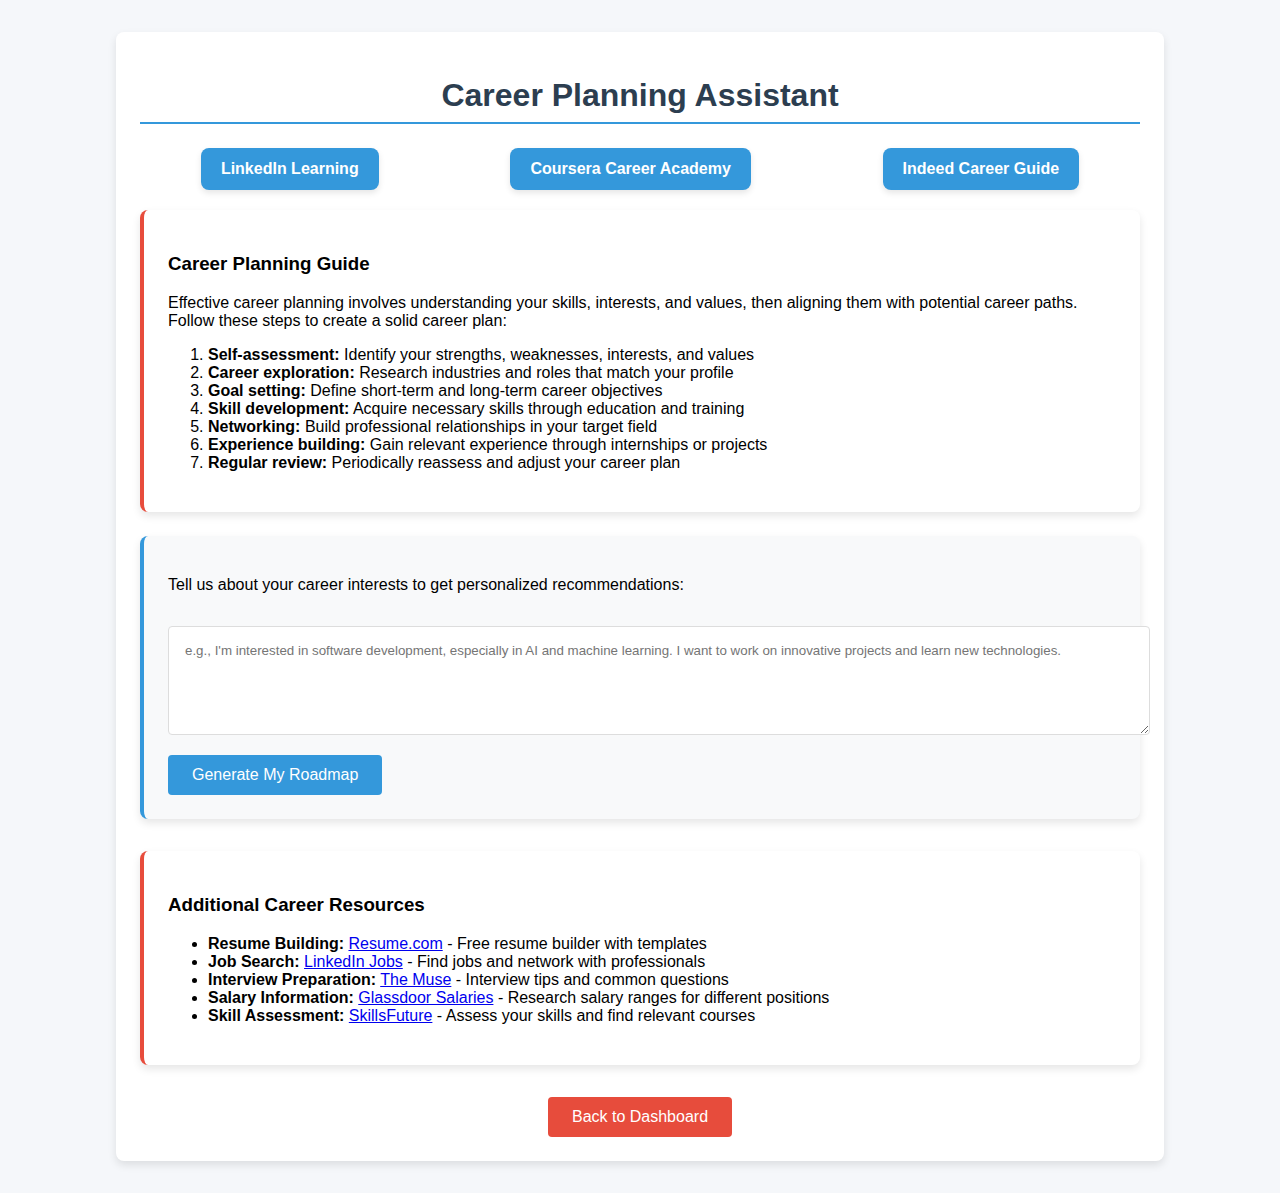
<file: explore_more/careerPlanning.html>
<!DOCTYPE html>
<html lang="en">
<head>
    <meta charset="UTF-8">
    <meta name="viewport" content="width=device-width, initial-scale=1.0">
    <title>Career Planning</title>
    <link rel="stylesheet" href="exploreStyles.css">
</head>
<body>
    <div class="explore-container">
        <h1>Career Planning Assistant</h1>
        
        <div class="section-nav">
            <a href="https://www.linkedin.com/learning/" target="_blank" class="nav-link">LinkedIn Learning</a>
            <a href="https://www.coursera.org/career-academy" target="_blank" class="nav-link">Coursera Career Academy</a>
            <a href="https://www.indeed.com/career-advice" target="_blank" class="nav-link">Indeed Career Guide</a>
        </div>
        
        <div class="career-path-card">
            <h3>Career Planning Guide</h3>
            <p>Effective career planning involves understanding your skills, interests, and values, then aligning them with potential career paths. Follow these steps to create a solid career plan:</p>
            <ol>
                <li><strong>Self-assessment:</strong> Identify your strengths, weaknesses, interests, and values</li>
                <li><strong>Career exploration:</strong> Research industries and roles that match your profile</li>
                <li><strong>Goal setting:</strong> Define short-term and long-term career objectives</li>
                <li><strong>Skill development:</strong> Acquire necessary skills through education and training</li>
                <li><strong>Networking:</strong> Build professional relationships in your target field</li>
                <li><strong>Experience building:</strong> Gain relevant experience through internships or projects</li>
                <li><strong>Regular review:</strong> Periodically reassess and adjust your career plan</li>
            </ol>
        </div>
        
        <div class="career-input-section">
            <p>Tell us about your career interests to get personalized recommendations:</p>
            <textarea id="careerInterests" placeholder="e.g., I'm interested in software development, especially in AI and machine learning. I want to work on innovative projects and learn new technologies." rows="5"></textarea>
            <button id="generateRoadmap" class="mark-present-button">Generate My Roadmap</button>
        </div>
        
        <div id="careerRecommendations" class="career-recommendations">
            <h3>Your Personalized Career Roadmap:</h3>
            <div id="roadmapContent" class="career-path-card"></div>
            
            <div class="career-resources">
                <div class="resource-card">
                    <h4>Recommended Books</h4>
                    <ul id="bookList"></ul>
                </div>
                
                <div class="resource-card">
                    <h4>Suggested Projects</h4>
                    <ul id="projectList"></ul>
                </div>
                
                <div class="resource-card">
                    <h4>Workshops & Courses</h4>
                    <ul id="workshopList"></ul>
                </div>
            </div>
        </div>
        
        <div class="career-path-card">
            <h3>Additional Career Resources</h3>
            <ul>
                <li><strong>Resume Building:</strong> <a href="https://www.resume.com/" target="_blank">Resume.com</a> - Free resume builder with templates</li>
                <li><strong>Job Search:</strong> <a href="https://www.linkedin.com/jobs/" target="_blank">LinkedIn Jobs</a> - Find jobs and network with professionals</li>
                <li><strong>Interview Preparation:</strong> <a href="https://www.themuse.com/advice/interview-questions-and-answers" target="_blank">The Muse</a> - Interview tips and common questions</li>
                <li><strong>Salary Information:</strong> <a href="https://www.glassdoor.com/Salaries/index.htm" target="_blank">Glassdoor Salaries</a> - Research salary ranges for different positions</li>
                <li><strong>Skill Assessment:</strong> <a href="https://www.myskillsfuture.gov.sg/content/portal/en/index.html" target="_blank">SkillsFuture</a> - Assess your skills and find relevant courses</li>
            </ul>
        </div>
        
        <div class="quiz-navigation">
            <button id="backToDashboard" class="back-button">Back to Dashboard</button>
        </div>
    </div>

    <script src="careerPlanning.js"></script>
</body>
</html>
</file>
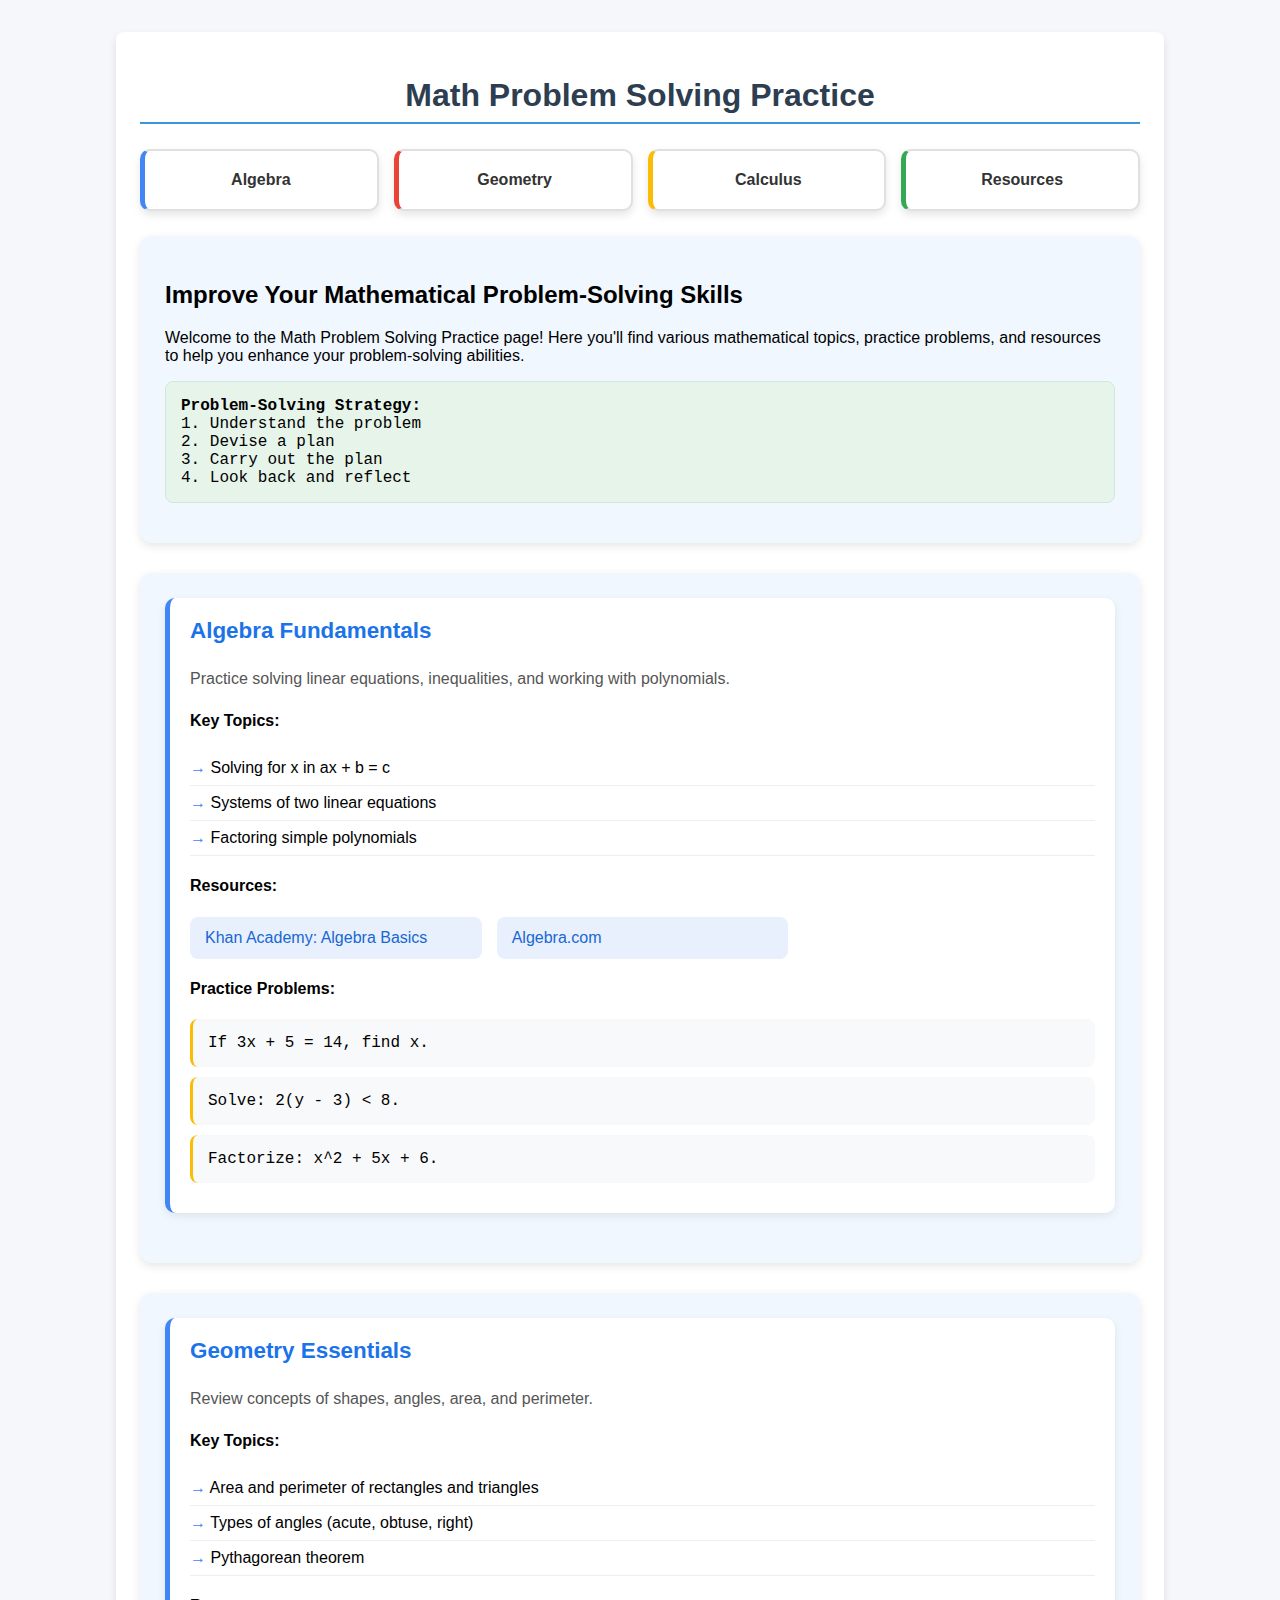
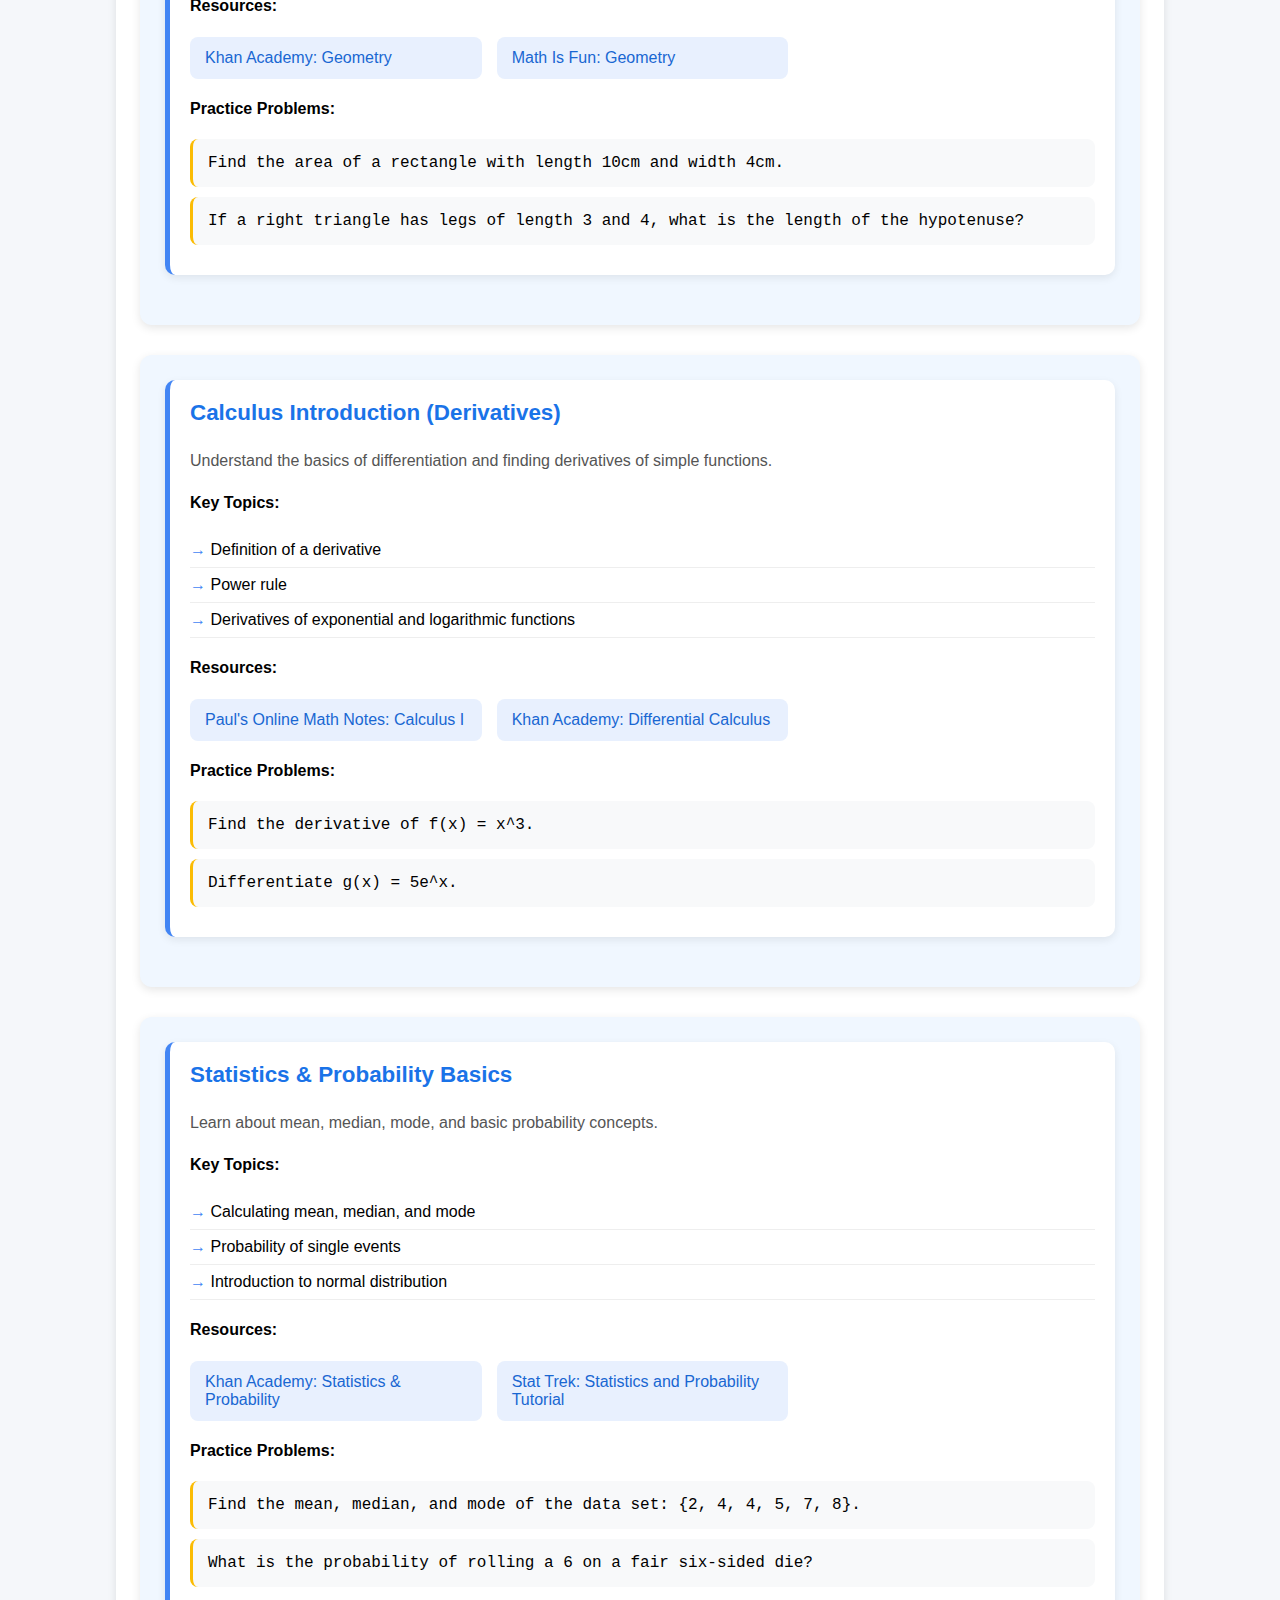
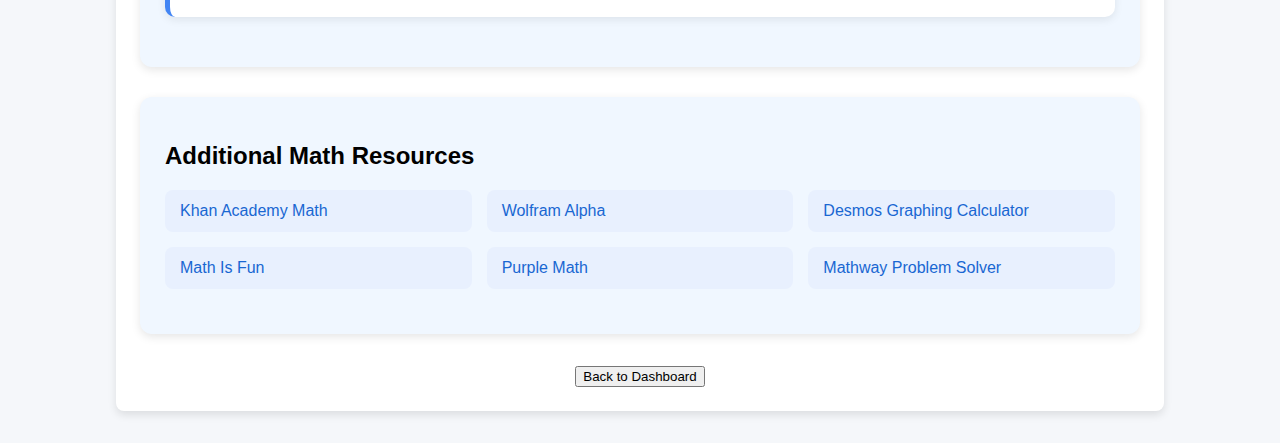
<file: explore_more/mathProblemSolving.html>
<!DOCTYPE html>
<html lang="en">
<head>
    <meta charset="UTF-8">
    <meta name="viewport" content="width=device-width, initial-scale=1.0">
    <title>Math Problem Solving</title>
    <link rel="stylesheet" href="exploreStyles.css">
</head>
<body>
    <div class="explore-container">
        <h1>Math Problem Solving Practice</h1>
        
        <div class="math-button-nav">
            <a href="#algebra" class="math-nav-button algebra">Algebra</a>
            <a href="#geometry" class="math-nav-button geometry">Geometry</a>
            <a href="#calculus" class="math-nav-button calculus">Calculus</a>
            <a href="#resources" class="math-nav-button resources">Resources</a>
        </div>
        
        <div class="math-section">
            <h2>Improve Your Mathematical Problem-Solving Skills</h2>
            <p>Welcome to the Math Problem Solving Practice page! Here you'll find various mathematical topics, practice problems, and resources to help you enhance your problem-solving abilities.</p>
            
            <div class="formula-box">
                <strong>Problem-Solving Strategy:</strong><br>
                1. Understand the problem<br>
                2. Devise a plan<br>
                3. Carry out the plan<br>
                4. Look back and reflect
            </div>
        </div>
        
        <div id="mathContent" class="activity-item">
            <!-- Content will be loaded here by mathProblemSolving.js -->
        </div>
        
        <div class="math-section" id="resources">
            <h2>Additional Math Resources</h2>
            <div class="math-resources">
                <a href="https://www.khanacademy.org/math" target="_blank" class="math-resource-link">Khan Academy Math</a>
                <a href="https://www.wolframalpha.com/" target="_blank" class="math-resource-link">Wolfram Alpha</a>
                <a href="https://www.desmos.com/calculator" target="_blank" class="math-resource-link">Desmos Graphing Calculator</a>
                <a href="https://www.mathsisfun.com/" target="_blank" class="math-resource-link">Math Is Fun</a>
                <a href="https://www.purplemath.com/" target="_blank" class="math-resource-link">Purple Math</a>
                <a href="https://www.mathway.com/" target="_blank" class="math-resource-link">Mathway Problem Solver</a>
            </div>
        </div>
        
        <div class="quiz-navigation">
            <button id="backToDashboard" class="stop-scan-button">Back to Dashboard</button>
        </div>
    </div>

    <script src="mathProblemSolving.js"></script>
</body>
</html>
</file>
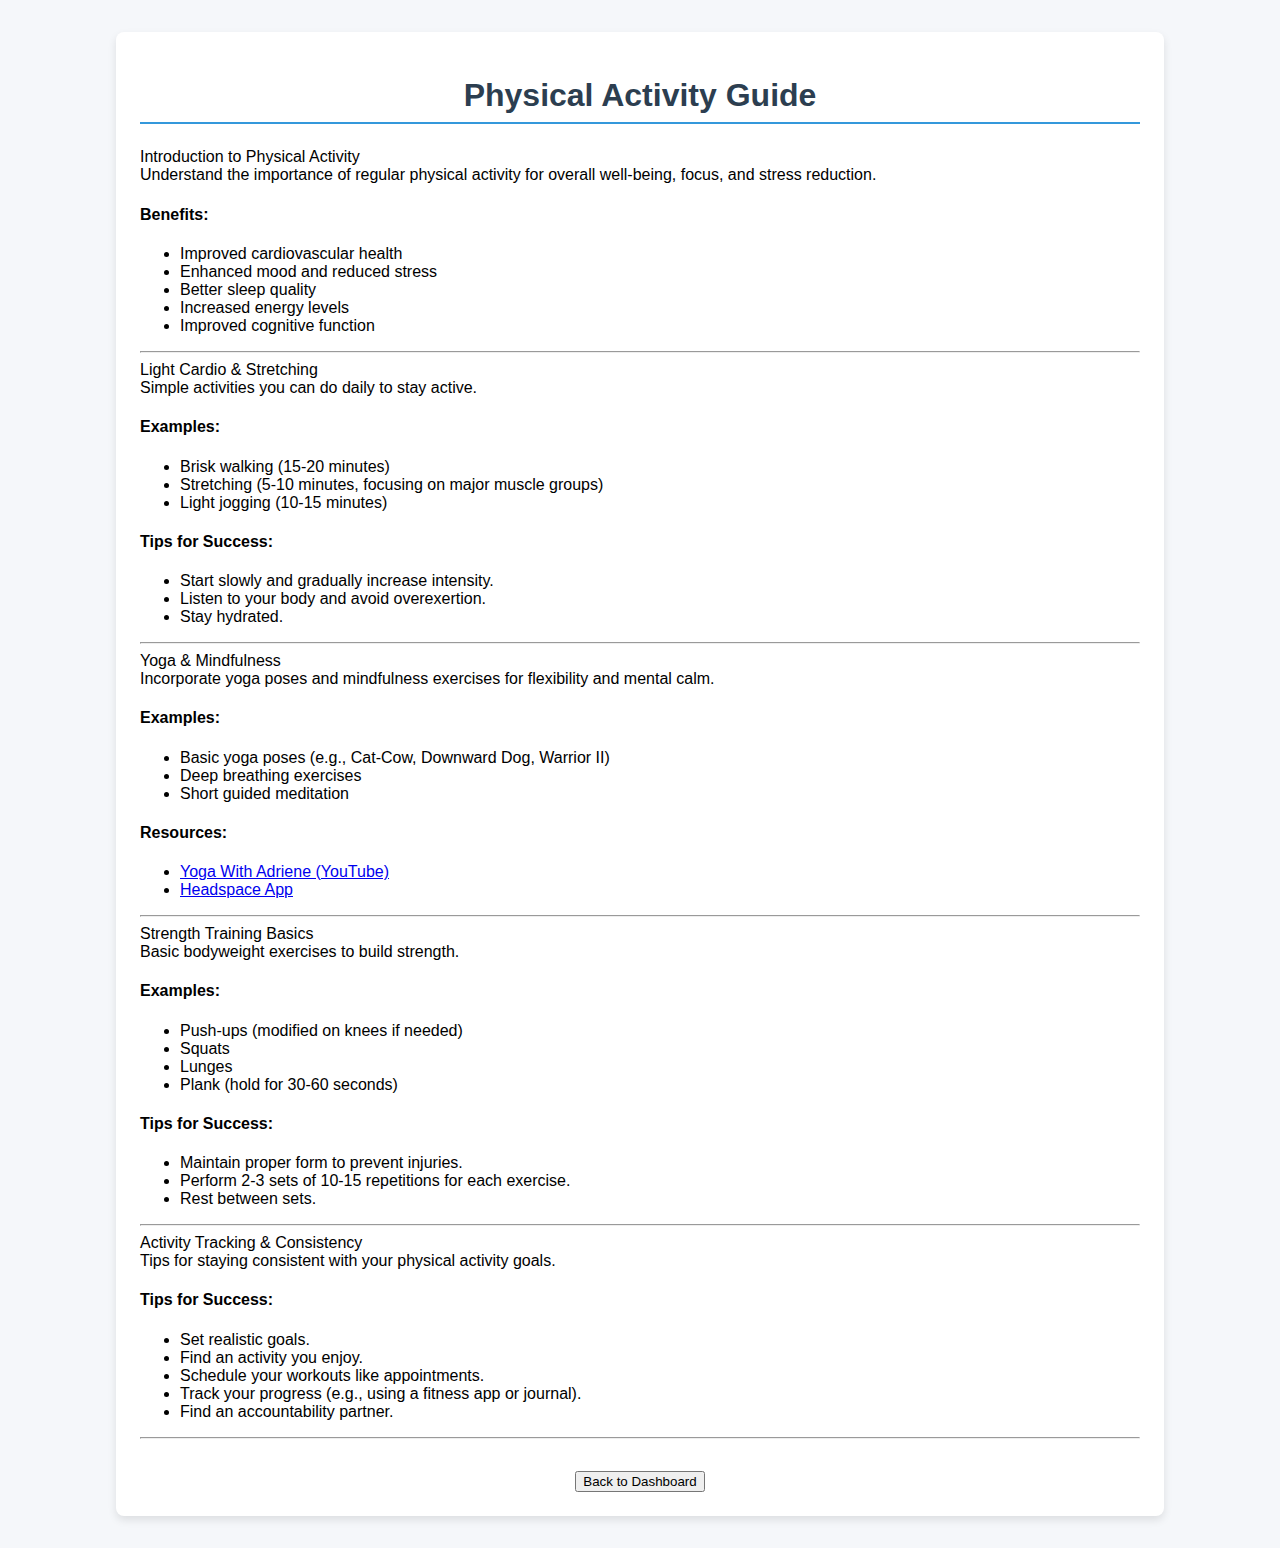
<file: explore_more/physicalActivity.html>
<!DOCTYPE html>
<html lang="en">
<head>
    <meta charset="UTF-8">
    <meta name="viewport" content="width=device-width, initial-scale=1.0">
    <title>Physical Activity</title>
    <link rel="stylesheet" href="exploreStyles.css">
</head>
<body>
    <div class="explore-container">
        <h1>Physical Activity Guide</h1>
        <div id="physicalActivityContent" class="activity-item">
            <!-- Content will be loaded here by physicalActivity.js -->
        </div>
        <div class="quiz-navigation">
            <button id="backToDashboard" class="stop-scan-button">Back to Dashboard</button>
        </div>
    </div>

    <script src="physicalActivity.js"></script>
</body>
</html>
</file>
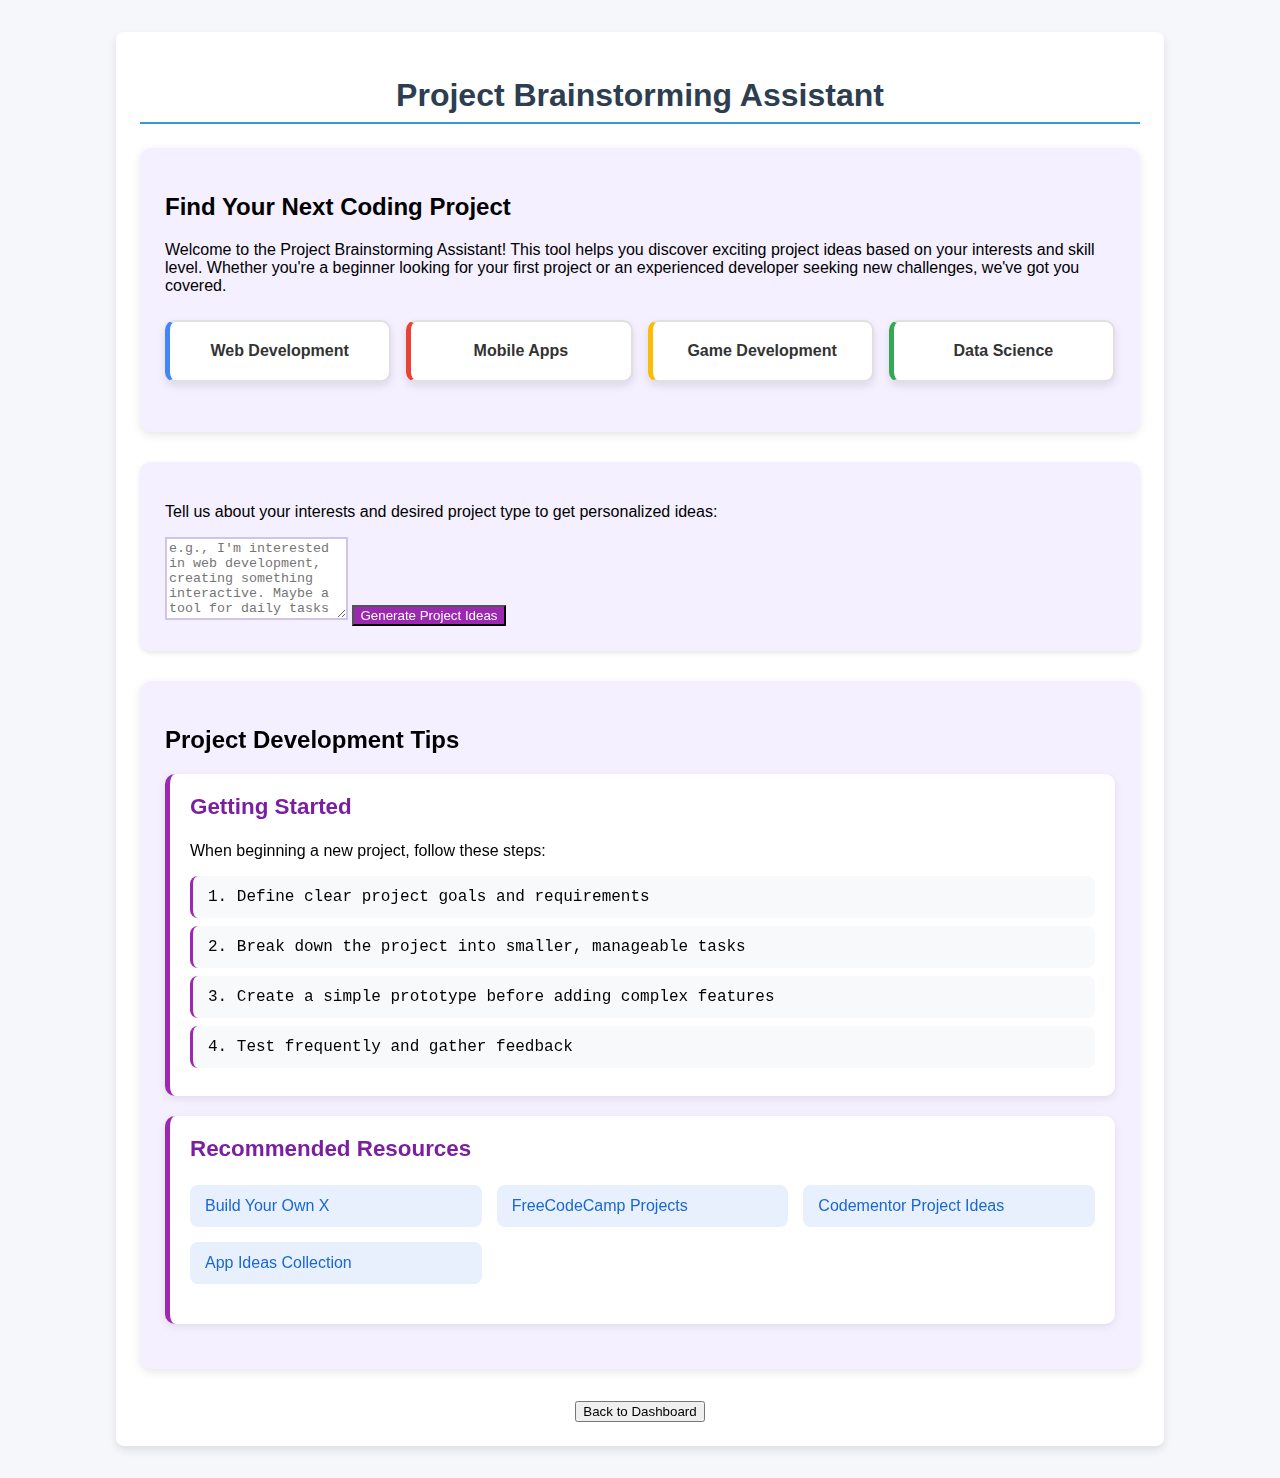
<file: explore_more/projectBrainstorming.html>
<!DOCTYPE html>
<html lang="en">
<head>
    <meta charset="UTF-8">
    <meta name="viewport" content="width=device-width, initial-scale=1.0">
    <title>Project Brainstorming</title>
    <link rel="stylesheet" href="exploreStyles.css">
</head>
<body>
    <div class="explore-container">
        <h1>Project Brainstorming Assistant</h1>
        
        <div class="project-section">
            <h2>Find Your Next Coding Project</h2>
            <p>Welcome to the Project Brainstorming Assistant! This tool helps you discover exciting project ideas based on your interests and skill level. Whether you're a beginner looking for your first project or an experienced developer seeking new challenges, we've got you covered.</p>
            
            <div class="math-button-nav">
                <a href="#web-dev" class="math-nav-button algebra">Web Development</a>
                <a href="#mobile-dev" class="math-nav-button geometry">Mobile Apps</a>
                <a href="#game-dev" class="math-nav-button calculus">Game Development</a>
                <a href="#data-science" class="math-nav-button resources">Data Science</a>
            </div>
        </div>
        
        <div class="project-input-section">
            <p>Tell us about your interests and desired project type to get personalized ideas:</p>
            <textarea id="projectInterests" placeholder="e.g., I'm interested in web development, creating something interactive. Maybe a tool for daily tasks or a small game." rows="5"></textarea>
            <button id="generateProjectIdeas" class="mark-present-button">Generate Project Ideas</button>
        </div>
        
        <div id="projectRecommendations" class="activity-item career-recommendations">
            <h3>Recommended Mini-Projects:</h3>
            <div id="projectIdeasContent"></div>
        </div>
        
        <div class="project-section">
            <h2>Project Development Tips</h2>
            <div class="project-card">
                <h3>Getting Started</h3>
                <p>When beginning a new project, follow these steps:</p>
                <div class="roadmap-step">1. Define clear project goals and requirements</div>
                <div class="roadmap-step">2. Break down the project into smaller, manageable tasks</div>
                <div class="roadmap-step">3. Create a simple prototype before adding complex features</div>
                <div class="roadmap-step">4. Test frequently and gather feedback</div>
            </div>
            
            <div class="project-card">
                <h3>Recommended Resources</h3>
                <div class="math-resources">
                    <a href="https://github.com/danistefanovic/build-your-own-x" target="_blank" class="math-resource-link">Build Your Own X</a>
                    <a href="https://www.freecodecamp.org/news/tag/projects/" target="_blank" class="math-resource-link">FreeCodeCamp Projects</a>
                    <a href="https://www.codementor.io/projects" target="_blank" class="math-resource-link">Codementor Project Ideas</a>
                    <a href="https://github.com/florinpop17/app-ideas" target="_blank" class="math-resource-link">App Ideas Collection</a>
                </div>
            </div>
        </div>
        
        <div class="quiz-navigation">
            <button id="backToDashboard" class="stop-scan-button">Back to Dashboard</button>
        </div>
    </div>

    <script src="projectBrainstorming.js"></script>
</body>
</html>
</file>
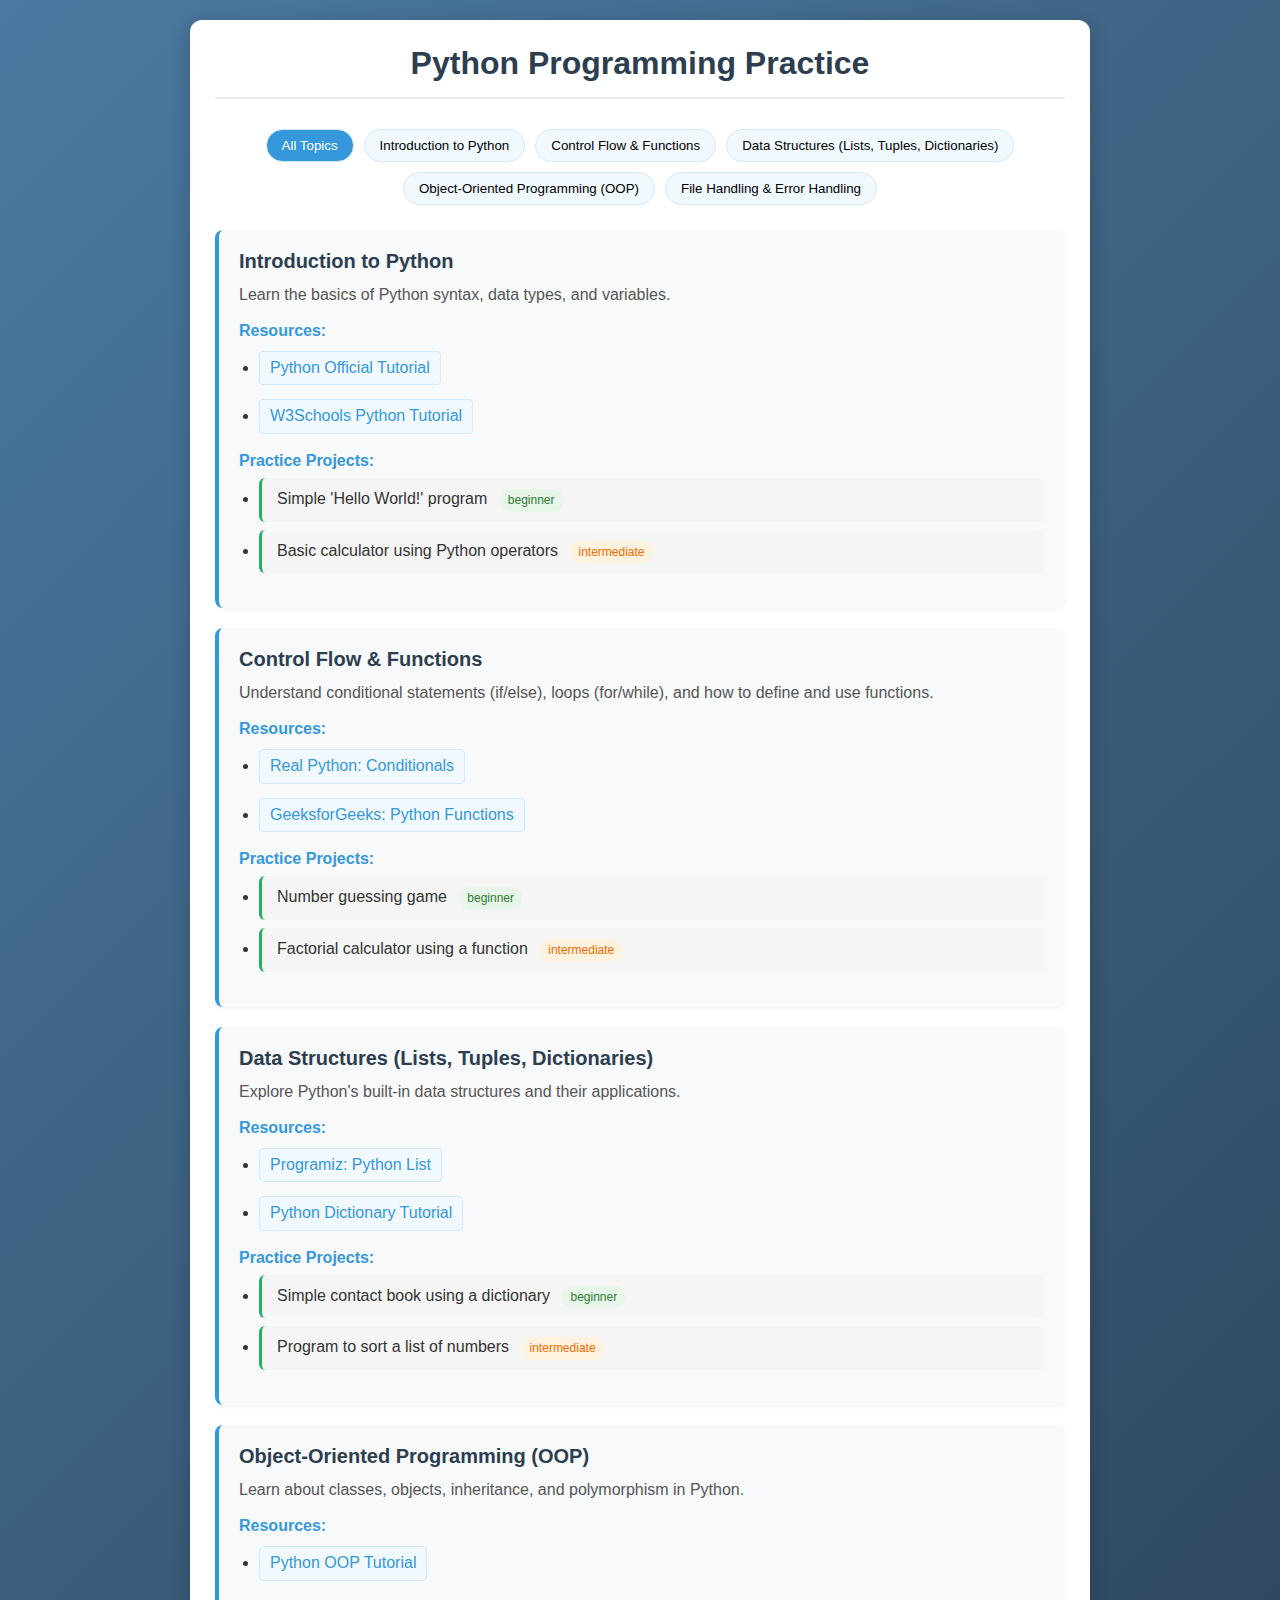
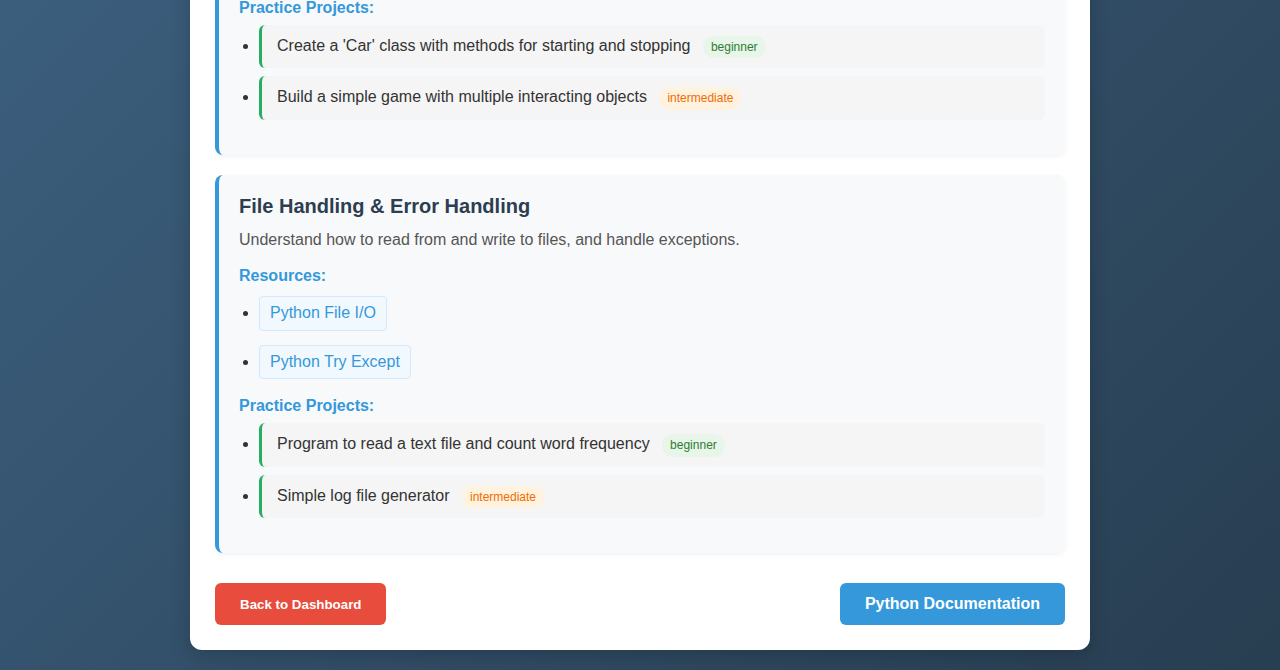
<file: explore_more/pythonProgramming.html>
<!DOCTYPE html>
<html lang="en">
<head>
    <meta charset="UTF-8">
    <meta name="viewport" content="width=device-width, initial-scale=1.0">
    <title>Python Programming</title>
    <link rel="stylesheet" href="pythonStyles.css">
</head>
<body>
    <div class="quiz-container">
        <h1>Python Programming Practice</h1>
        
        <div class="section-nav" id="sectionNav">
            <!-- Section navigation buttons will be added here -->
        </div>
        
        <div id="pythonContent">
            <!-- Content will be loaded here by pythonProgramming.js -->
        </div>
        
        <div class="quiz-navigation">
            <button id="backToDashboard" class="stop-scan-button">Back to Dashboard</button>
            <a href="https://www.python.org/doc/" target="_blank" class="next-button">Python Documentation</a>
        </div>
    </div>

    <script src="pythonProgramming.js"></script>
</body>
</html>
</file>
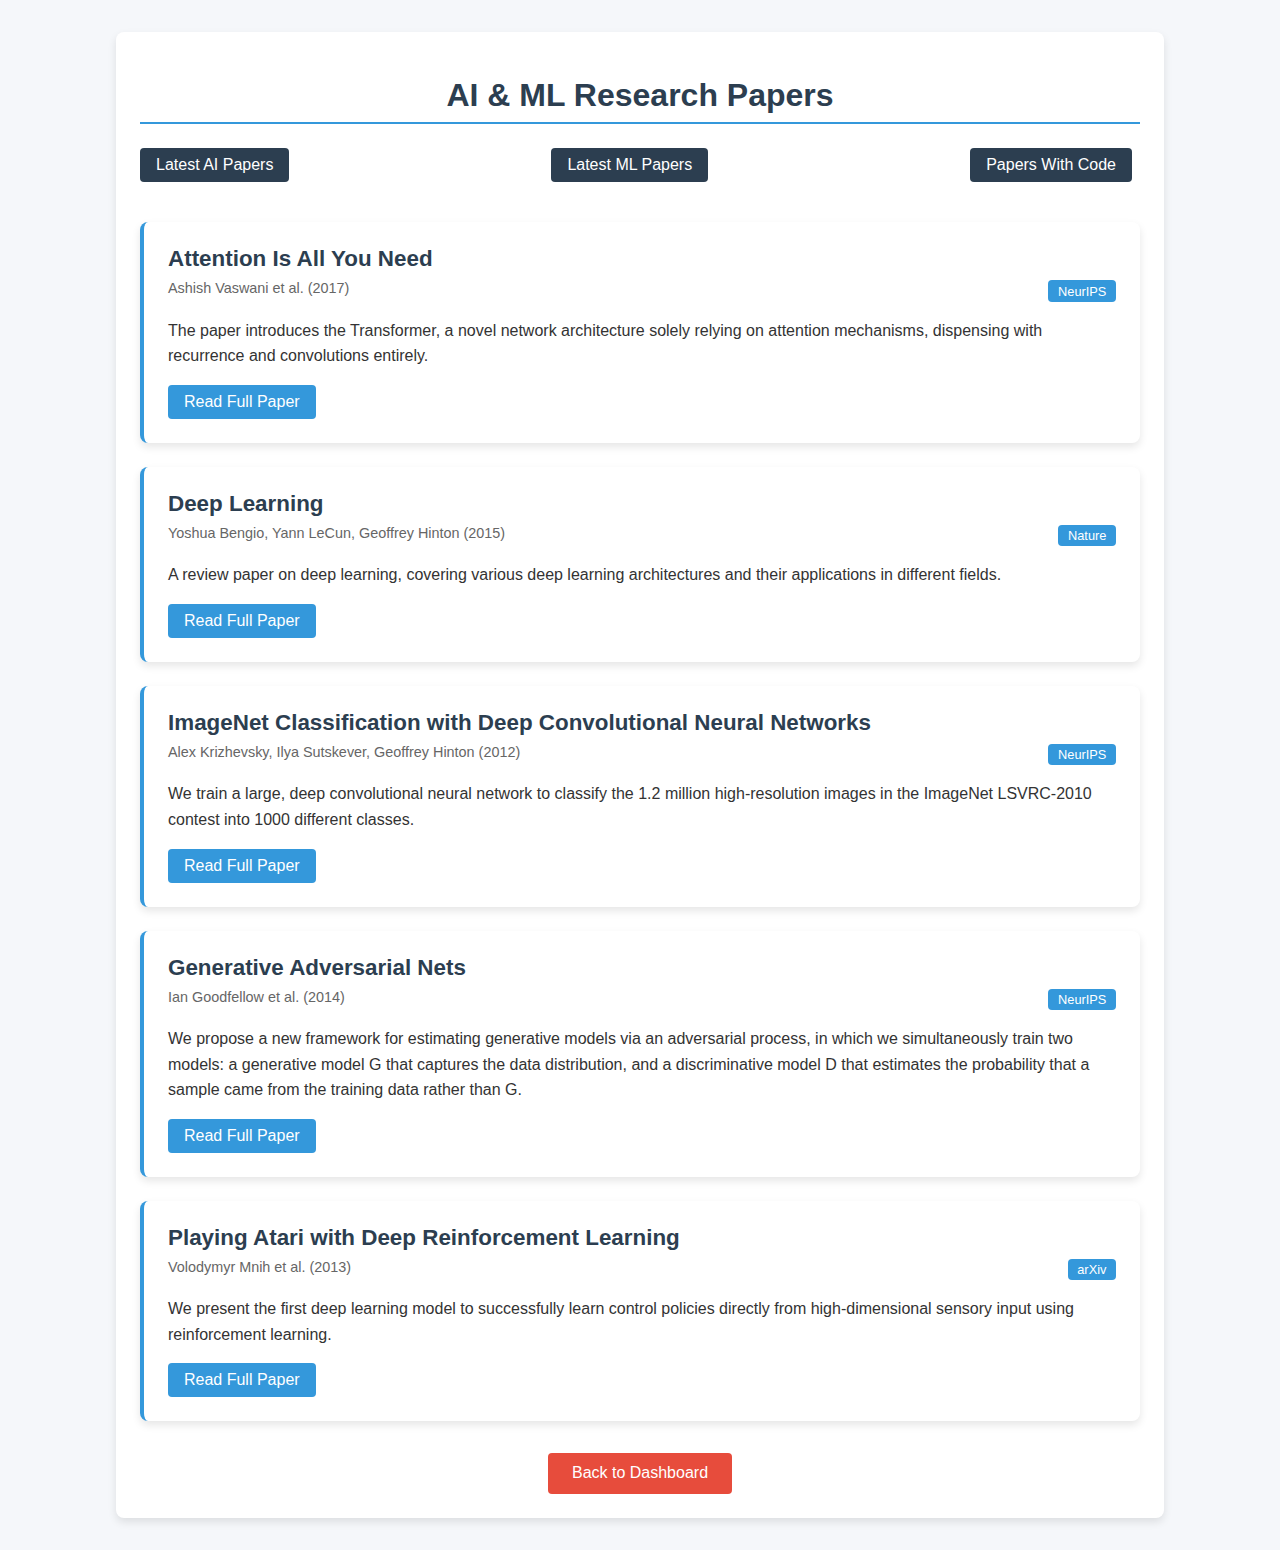
<file: quiz/aiMlResearchPapers.html>
<!DOCTYPE html>
<html lang="en">
<head>
    <meta charset="UTF-8">
    <meta name="viewport" content="width=device-width, initial-scale=1.0">
    <title>AI & ML Research Papers</title>
    <link rel="stylesheet" href="aiMlStyles.css">
</head>
<body>
    <div class="research-container">
        <h1>AI & ML Research Papers</h1>
        
        <div class="section-nav">
            <a href="https://arxiv.org/list/cs.AI/recent" target="_blank" class="nav-link">Latest AI Papers</a>
            <a href="https://arxiv.org/list/cs.LG/recent" target="_blank" class="nav-link">Latest ML Papers</a>
            <a href="https://paperswithcode.com/" target="_blank" class="nav-link">Papers With Code</a>
        </div>
        
        <div id="researchPapersList"></div>
        
        <div class="quiz-navigation">
            <button id="backToDashboard" class="stop-scan-button">Back to Dashboard</button>
        </div>
    </div>

    <script src="aiMlResearch.js"></script>
</body>
</html>
</file>
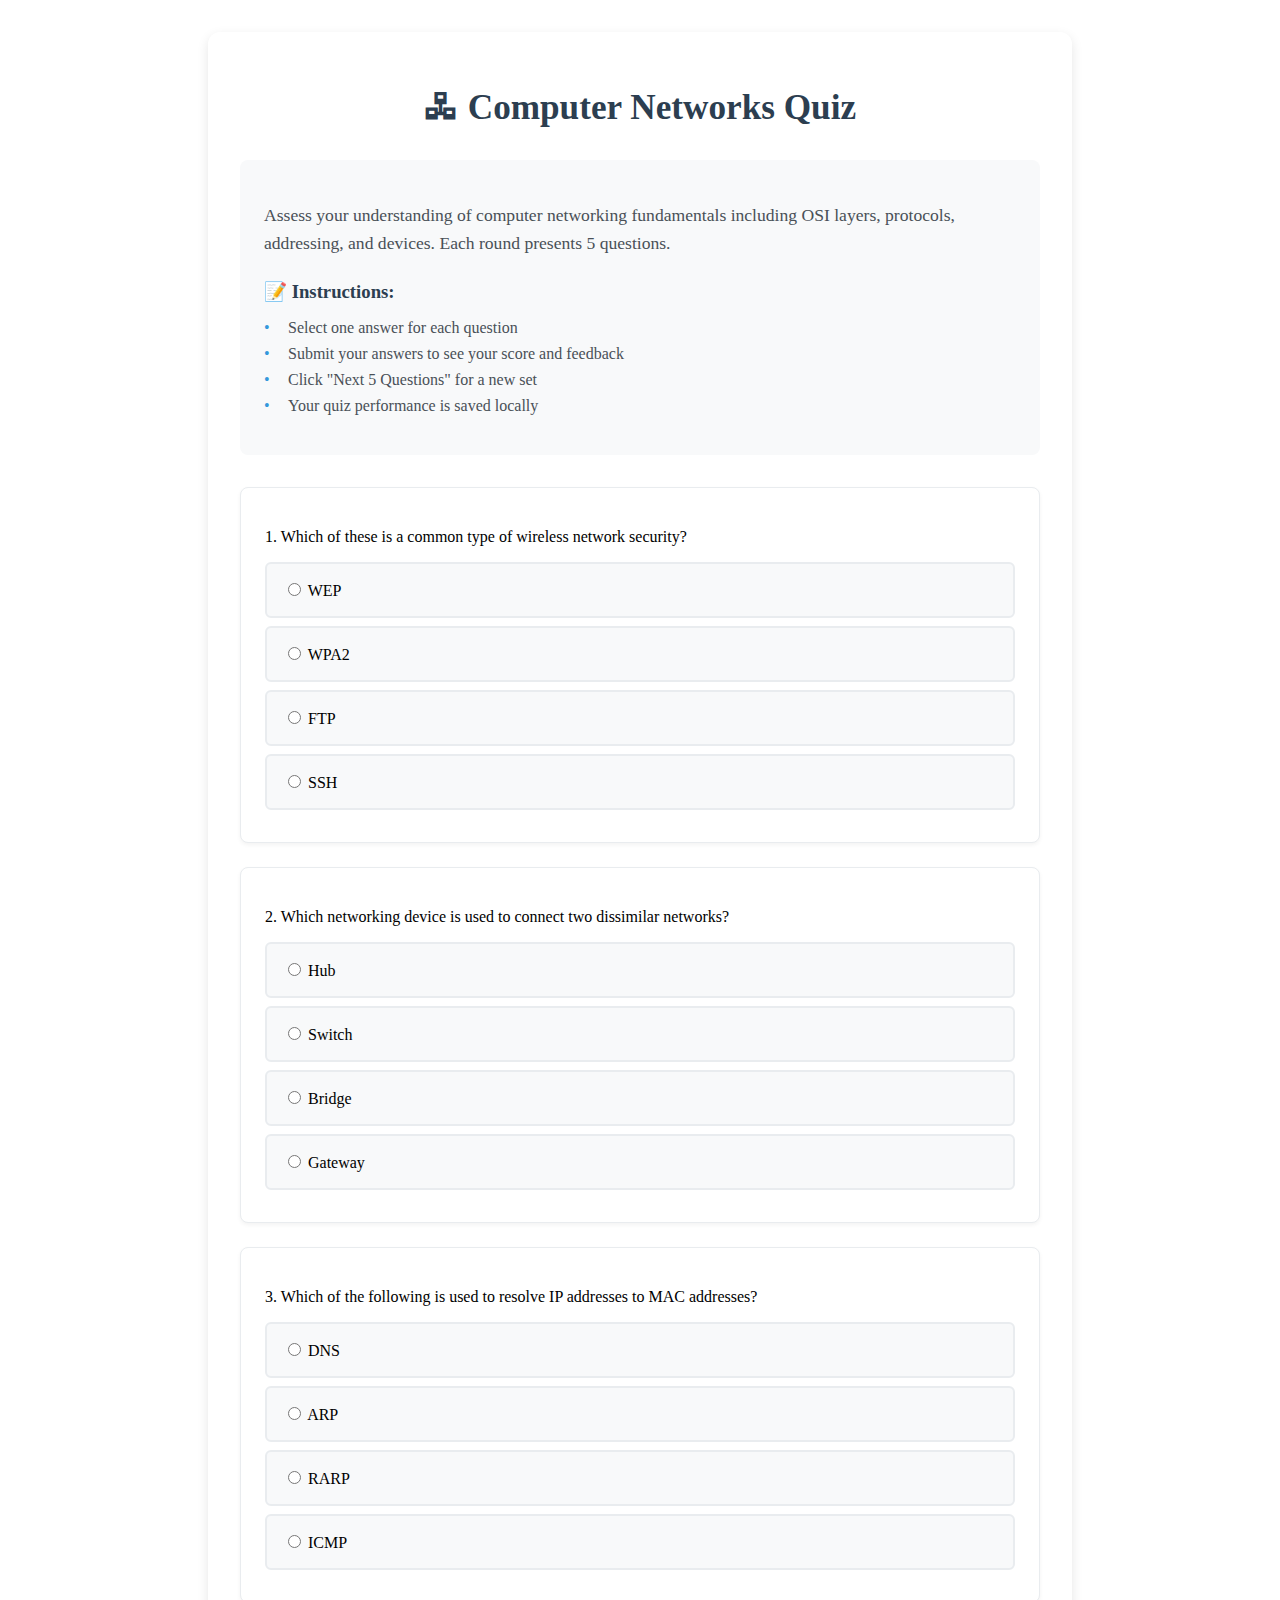
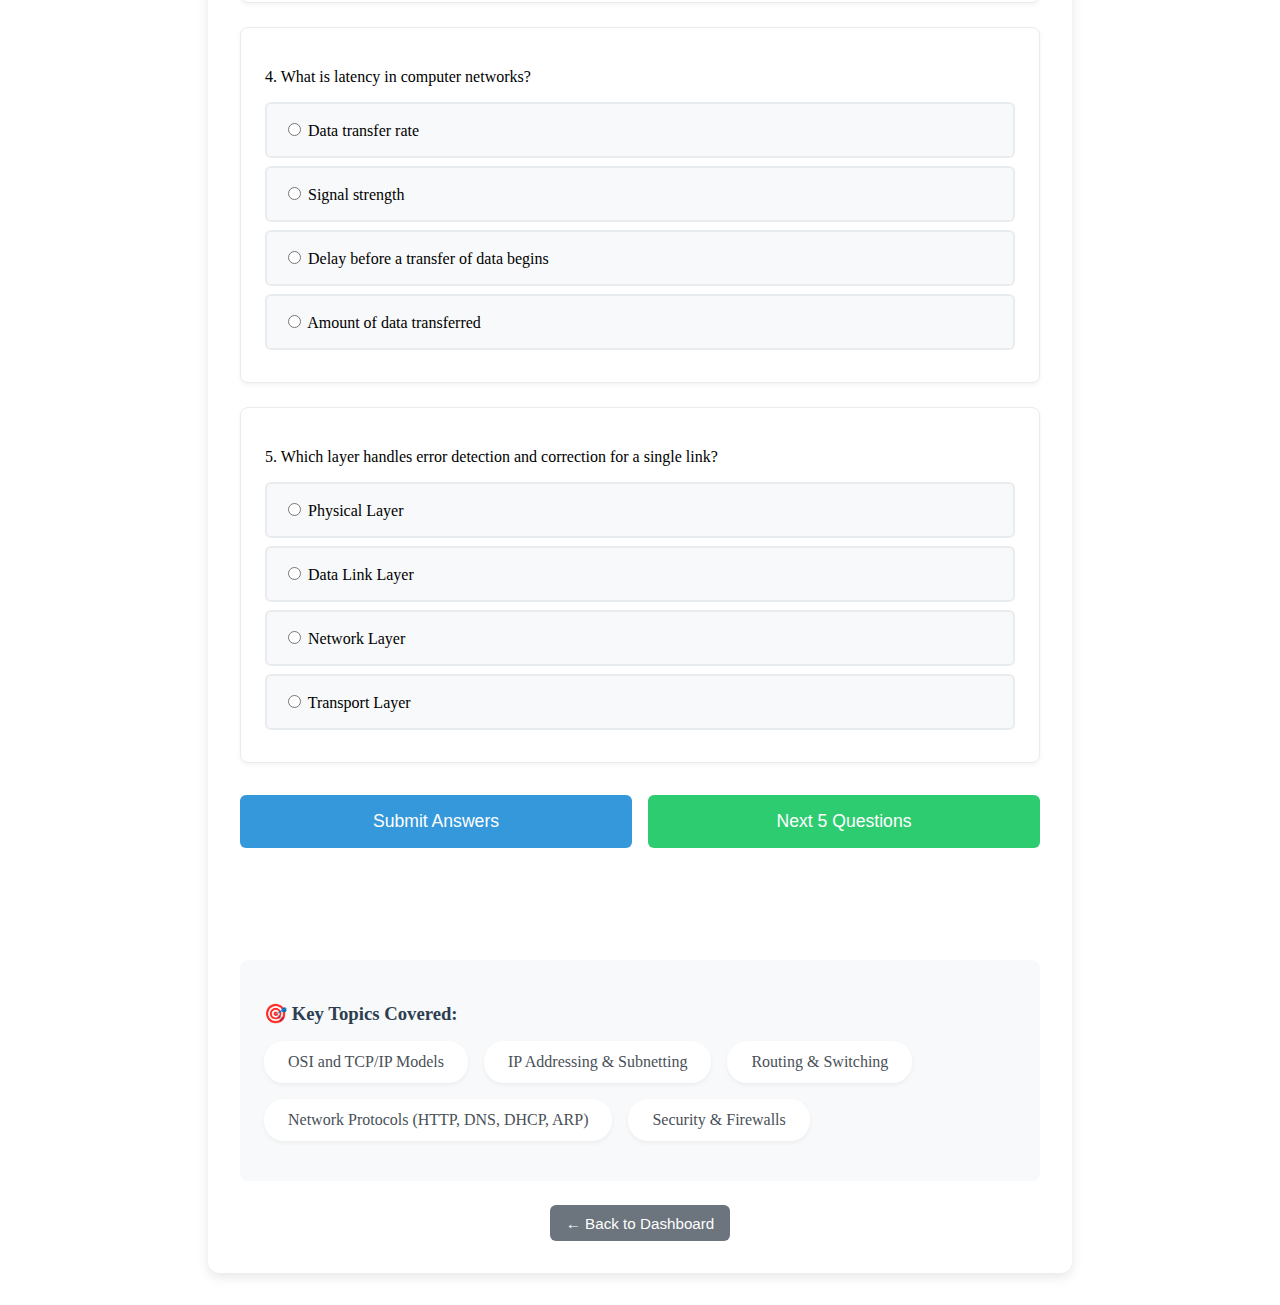
<file: quiz/computerNetworksQuiz.html>
<!DOCTYPE html>
<html lang="en">
<head>
    <meta charset="UTF-8">
    <meta name="viewport" content="width=device-width, initial-scale=1.0">
    <title>Computer Networks Quiz</title>
    <link rel="stylesheet" href="fundamentalManagementStyles.css">
</head>
<body>
    <div class="quiz-container">
        <h1>🖧 Computer Networks Quiz</h1>

        <div class="quiz-intro">
            <p>Assess your understanding of computer networking fundamentals including OSI layers, protocols, addressing, and devices. Each round presents 5 questions.</p>
            <div class="quiz-instructions">
                <h3>📝 Instructions:</h3>
                <ul>
                    <li>Select one answer for each question</li>
                    <li>Submit your answers to see your score and feedback</li>
                    <li>Click "Next 5 Questions" for a new set</li>
                    <li>Your quiz performance is saved locally</li>
                </ul>
            </div>
        </div>

        <div id="quizQuestions" class="questions-section"></div>

        <div class="quiz-navigation">
            <button id="submitQuiz" class="quiz-button submit-button">Submit Answers</button>
            <button id="nextQuestions" class="quiz-button next-button">Next 5 Questions</button>
        </div>

        <div id="quizResults" class="quiz-results"></div>

        <div class="quiz-topics">
            <h3>🎯 Key Topics Covered:</h3>
            <ul>
                <li>OSI and TCP/IP Models</li>
                <li>IP Addressing & Subnetting</li>
                <li>Routing & Switching</li>
                <li>Network Protocols (HTTP, DNS, DHCP, ARP)</li>
                <li>Security & Firewalls</li>
            </ul>
        </div>

        <div class="bottom-actions">
            <button class="back-button">← Back to Dashboard</button>
        </div>
    </div>

    <script src="computerNetworksQuiz.js"></script>
</body>
</html>
</file>
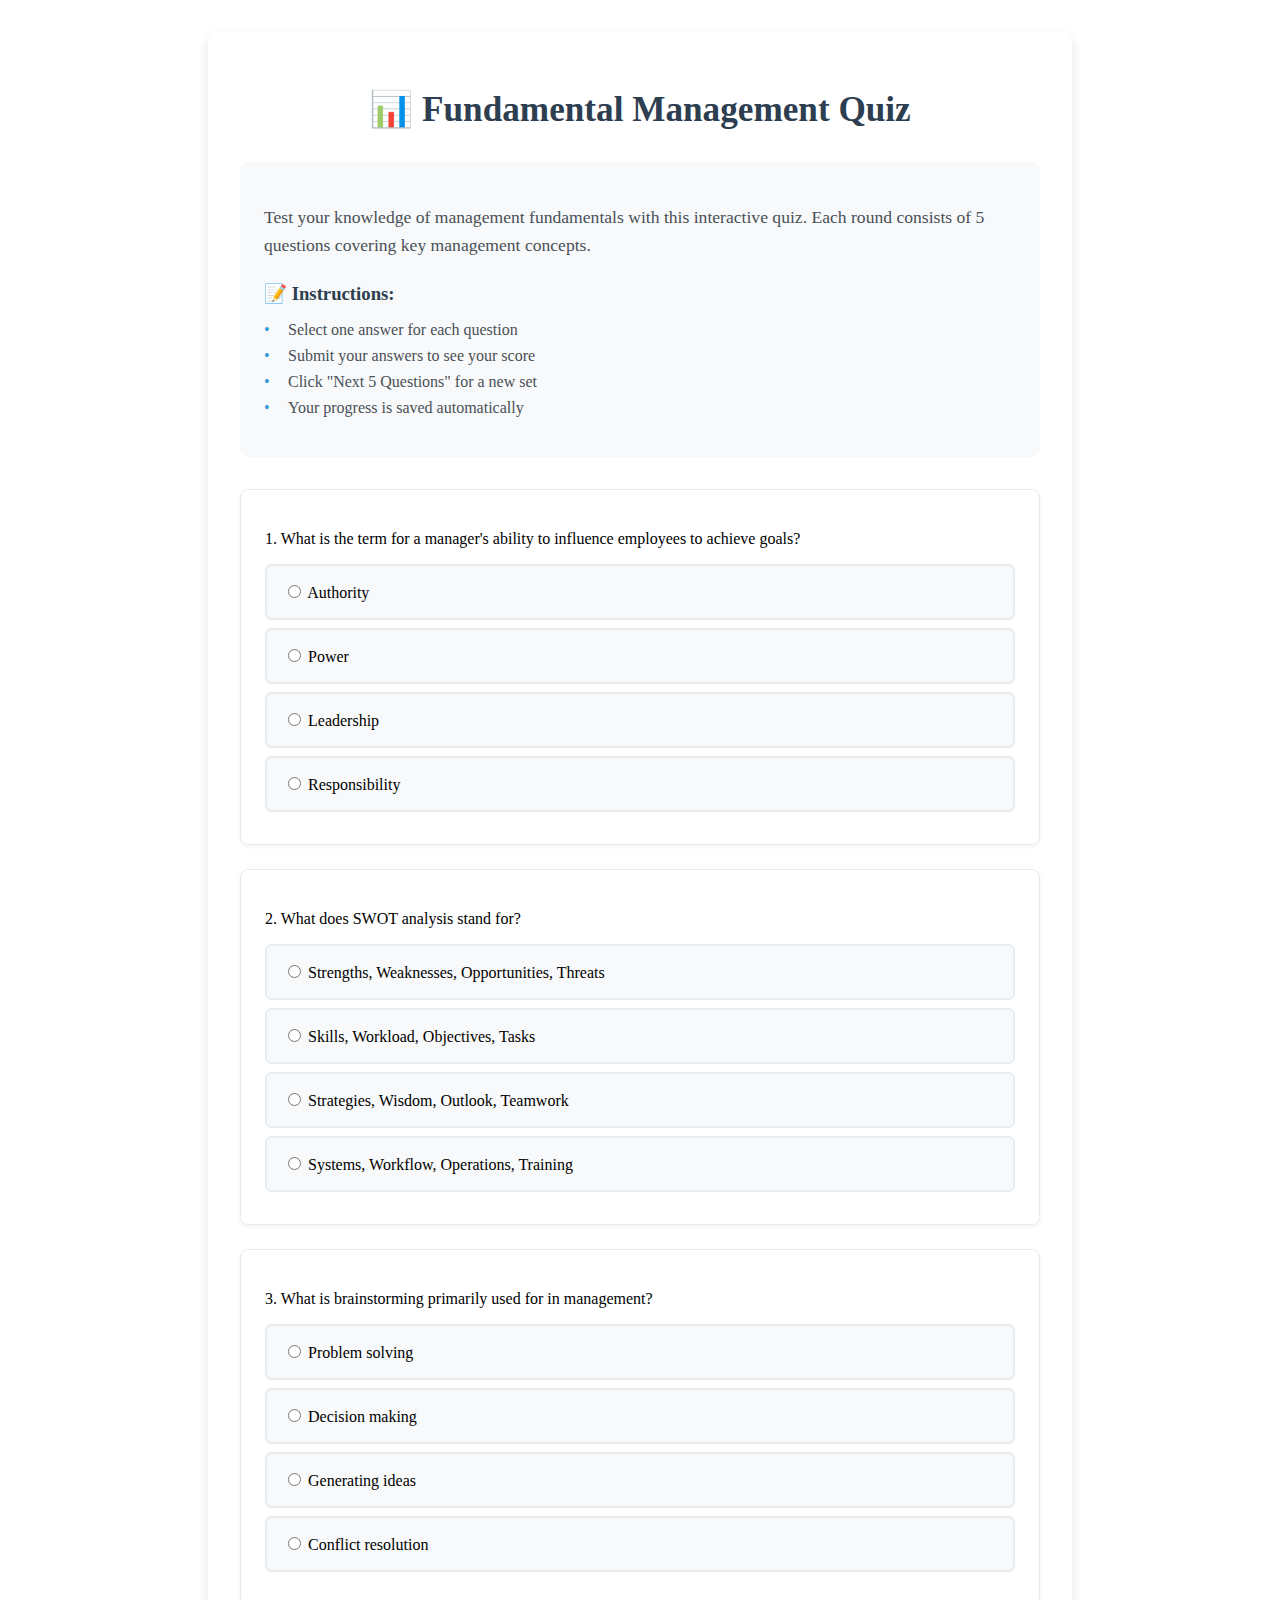
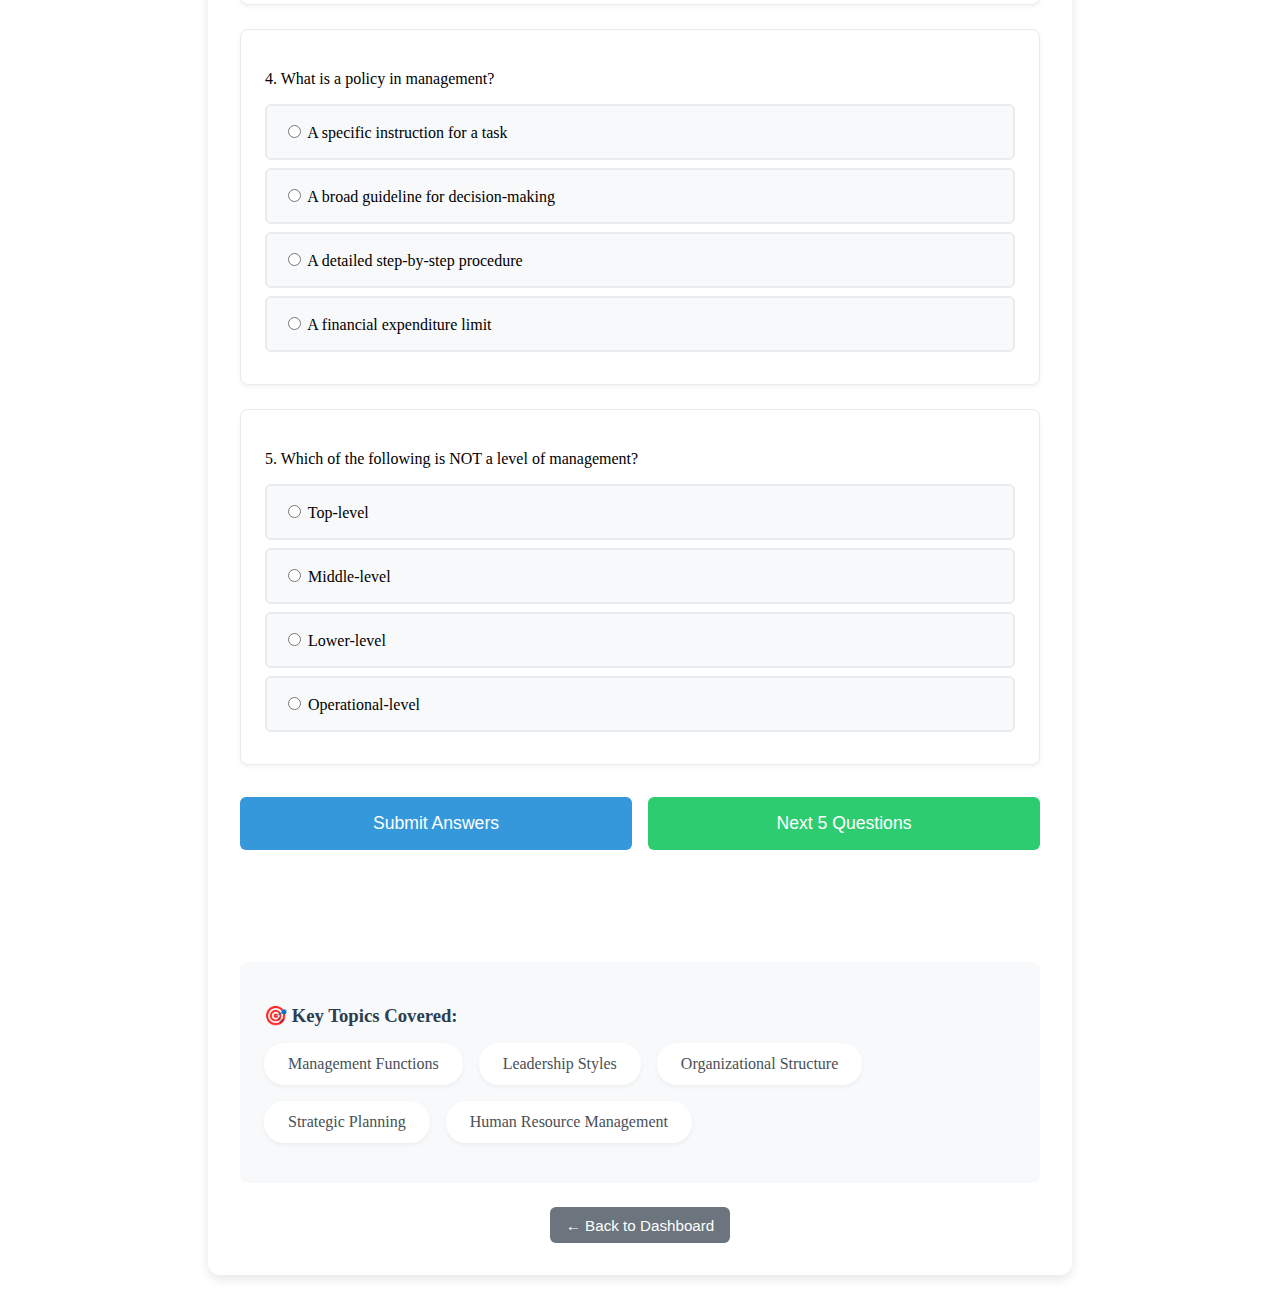
<file: quiz/fundamentalManagementQuiz.html>
<!DOCTYPE html>
<html lang="en">
<head>
    <meta charset="UTF-8">
    <meta name="viewport" content="width=device-width, initial-scale=1.0">
    <title>Fundamental Management Quiz</title>
    <link rel="stylesheet" href="fundamentalManagementStyles.css">
</head>
<body>
    <div class="quiz-container">
        <h1>📊 Fundamental Management Quiz</h1>
        
        <div class="quiz-intro">
            <p>Test your knowledge of management fundamentals with this interactive quiz. Each round consists of 5 questions covering key management concepts.</p>
            <div class="quiz-instructions">
                <h3>📝 Instructions:</h3>
                <ul>
                    <li>Select one answer for each question</li>
                    <li>Submit your answers to see your score</li>
                    <li>Click "Next 5 Questions" for a new set</li>
                    <li>Your progress is saved automatically</li>
                </ul>
            </div>
        </div>

        <div id="quizQuestions" class="questions-section"></div>
        
        <div class="quiz-navigation">
            <button id="submitQuiz" class="quiz-button submit-button">Submit Answers</button>
            <button id="nextQuestions" class="quiz-button next-button">Next 5 Questions</button>
        </div>
        
        <div id="quizResults" class="quiz-results"></div>

        <div class="quiz-topics">
            <h3>🎯 Key Topics Covered:</h3>
            <ul>
                <li>Management Functions</li>
                <li>Leadership Styles</li>
                <li>Organizational Structure</li>
                <li>Strategic Planning</li>
                <li>Human Resource Management</li>
            </ul>
        </div>

        <div class="bottom-actions">
            <button class="back-button">← Back to Dashboard</button>
        </div>
    </div>

    <script src="fundamentalManagementQuiz.js"></script>
</body>
</html>
</file>
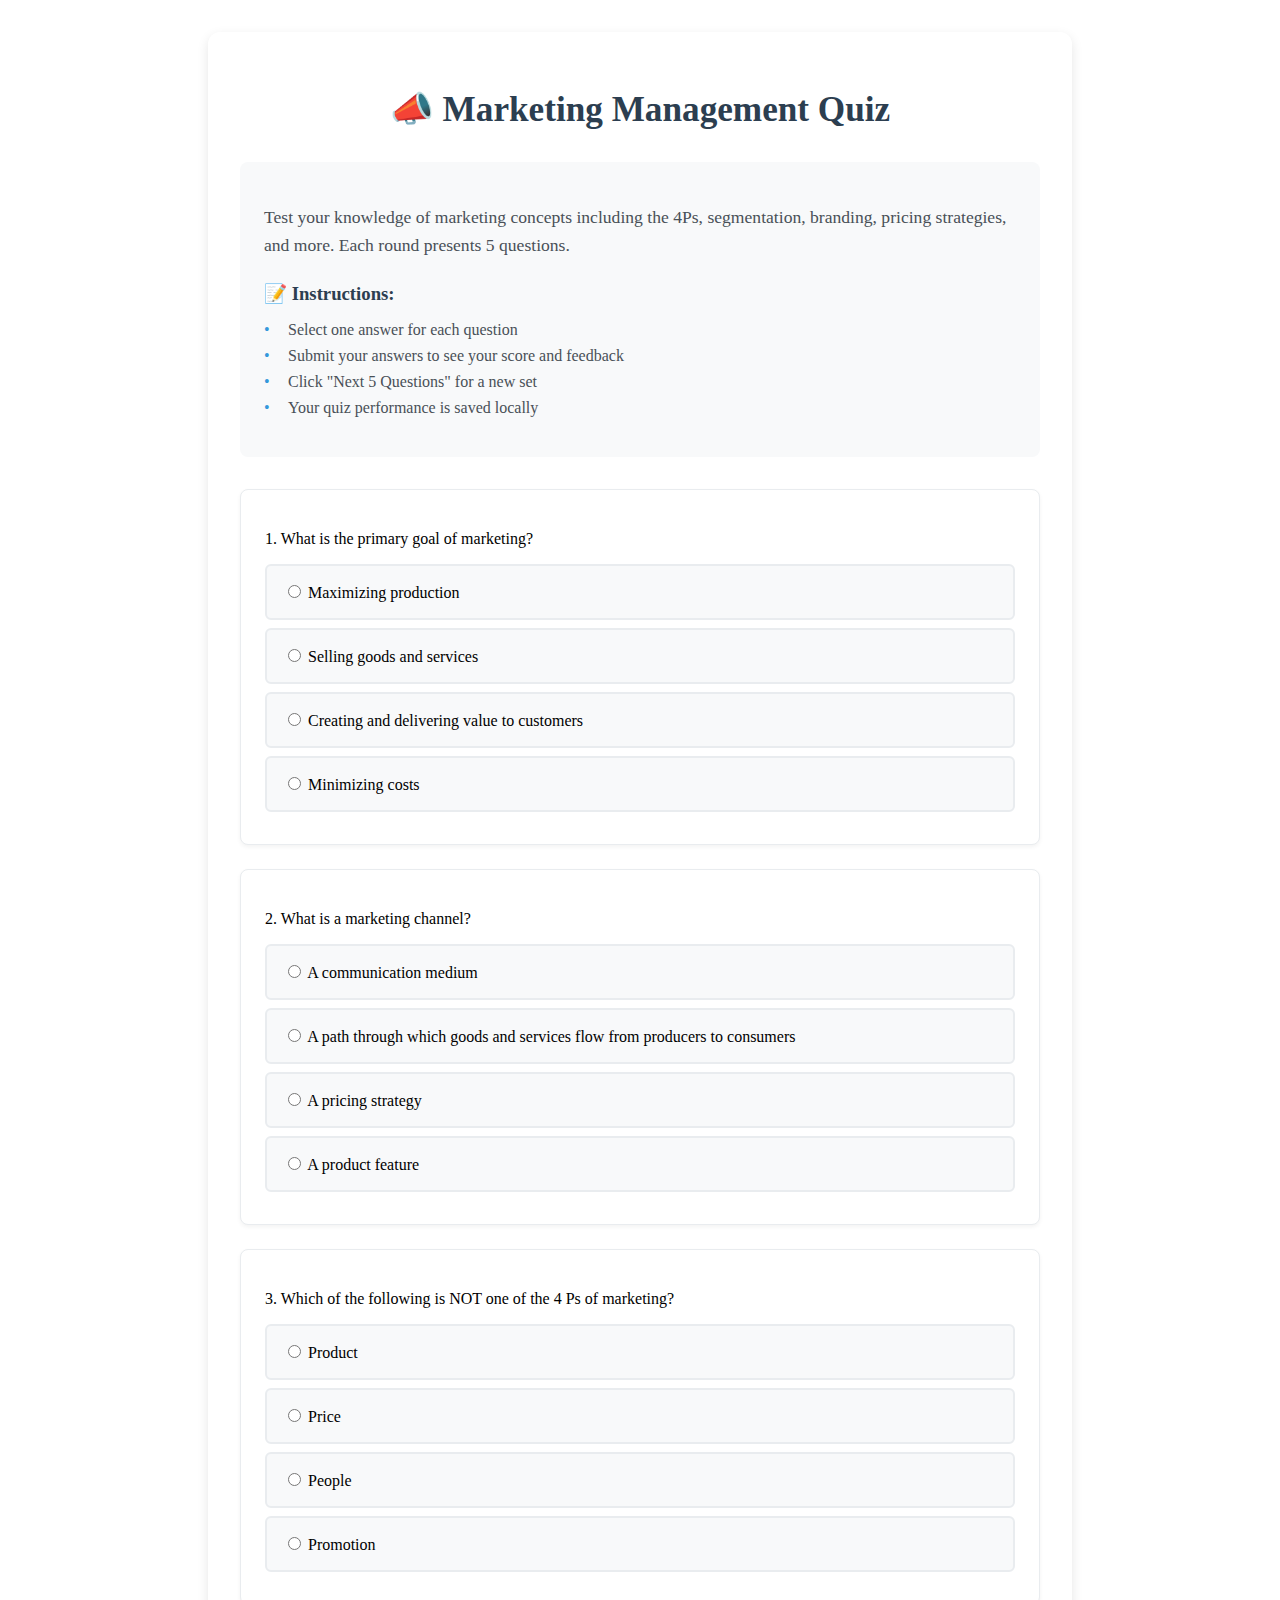
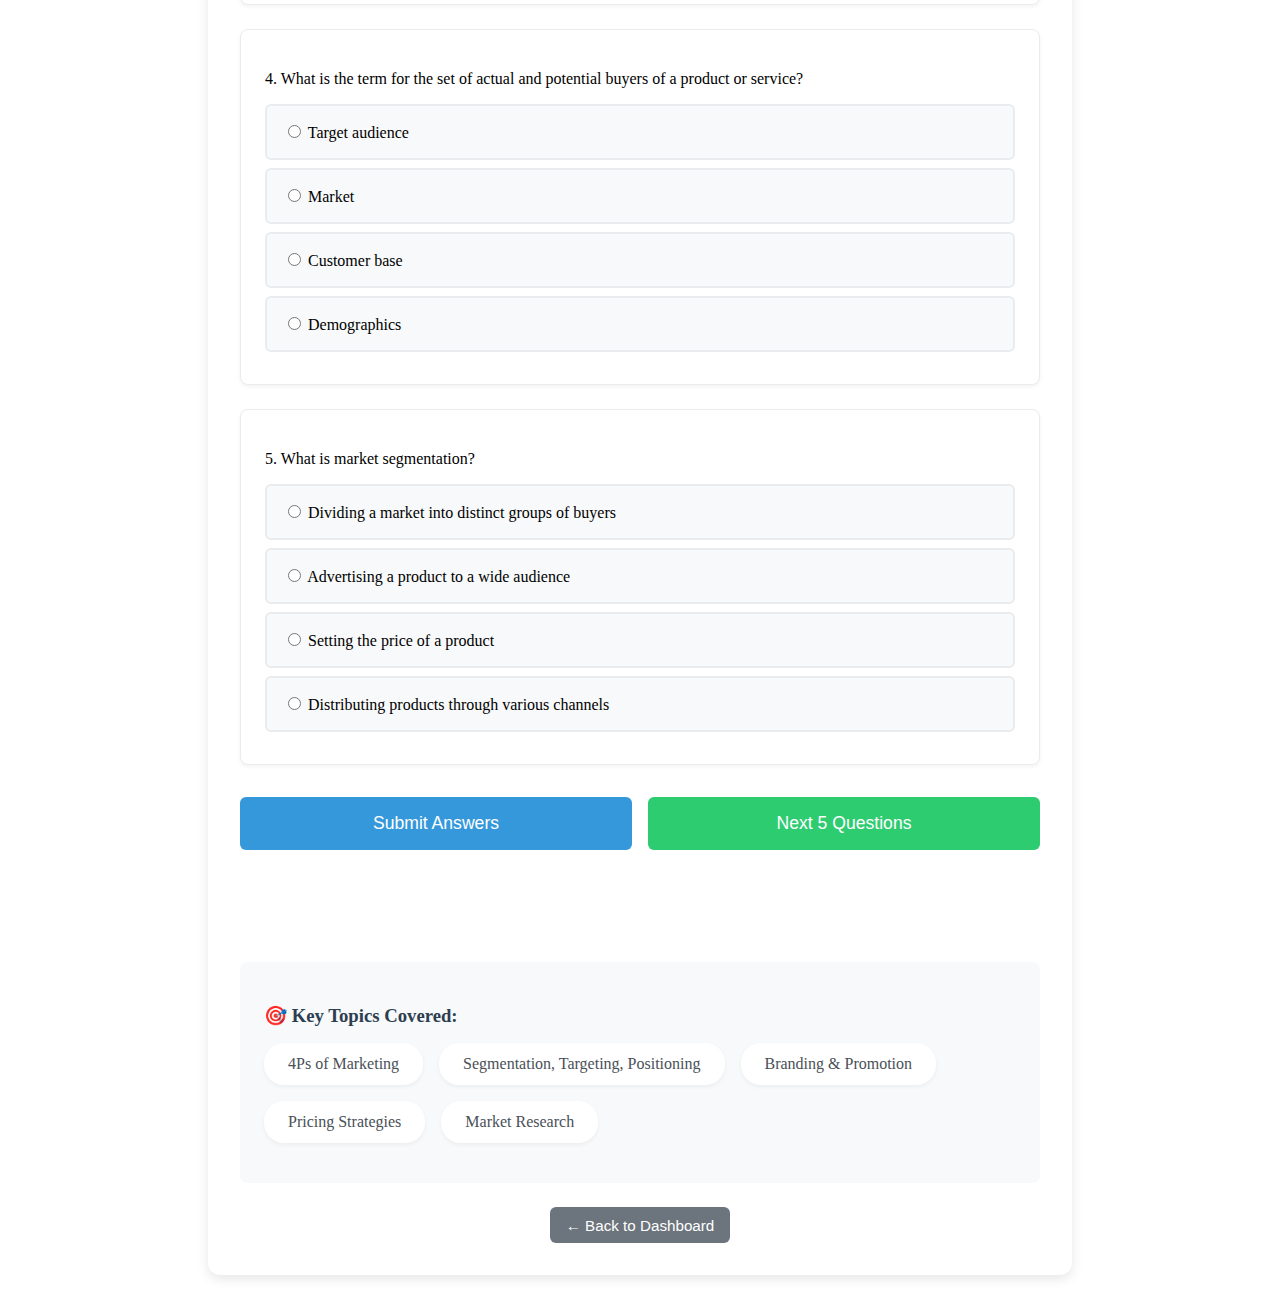
<file: quiz/marketingManagementQuiz.html>
<!DOCTYPE html>
<html lang="en">
<head>
    <meta charset="UTF-8">
    <meta name="viewport" content="width=device-width, initial-scale=1.0">
    <title>Marketing Management Quiz</title>
    <link rel="stylesheet" href="fundamentalManagementStyles.css">
</head>
<body>
    <div class="quiz-container">
        <h1>📣 Marketing Management Quiz</h1>

        <div class="quiz-intro">
            <p>Test your knowledge of marketing concepts including the 4Ps, segmentation, branding, pricing strategies, and more. Each round presents 5 questions.</p>
            <div class="quiz-instructions">
                <h3>📝 Instructions:</h3>
                <ul>
                    <li>Select one answer for each question</li>
                    <li>Submit your answers to see your score and feedback</li>
                    <li>Click "Next 5 Questions" for a new set</li>
                    <li>Your quiz performance is saved locally</li>
                </ul>
            </div>
        </div>

        <div id="quizQuestions" class="questions-section"></div>

        <div class="quiz-navigation">
            <button id="submitQuiz" class="quiz-button submit-button">Submit Answers</button>
            <button id="nextQuestions" class="quiz-button next-button">Next 5 Questions</button>
        </div>

        <div id="quizResults" class="quiz-results"></div>

        <div class="quiz-topics">
            <h3>🎯 Key Topics Covered:</h3>
            <ul>
                <li>4Ps of Marketing</li>
                <li>Segmentation, Targeting, Positioning</li>
                <li>Branding & Promotion</li>
                <li>Pricing Strategies</li>
                <li>Market Research</li>
            </ul>
        </div>

        <div class="bottom-actions">
            <button class="back-button">← Back to Dashboard</button>
        </div>
    </div>

    <script src="marketingManagementQuiz.js"></script>
</body>
</html>
</file>
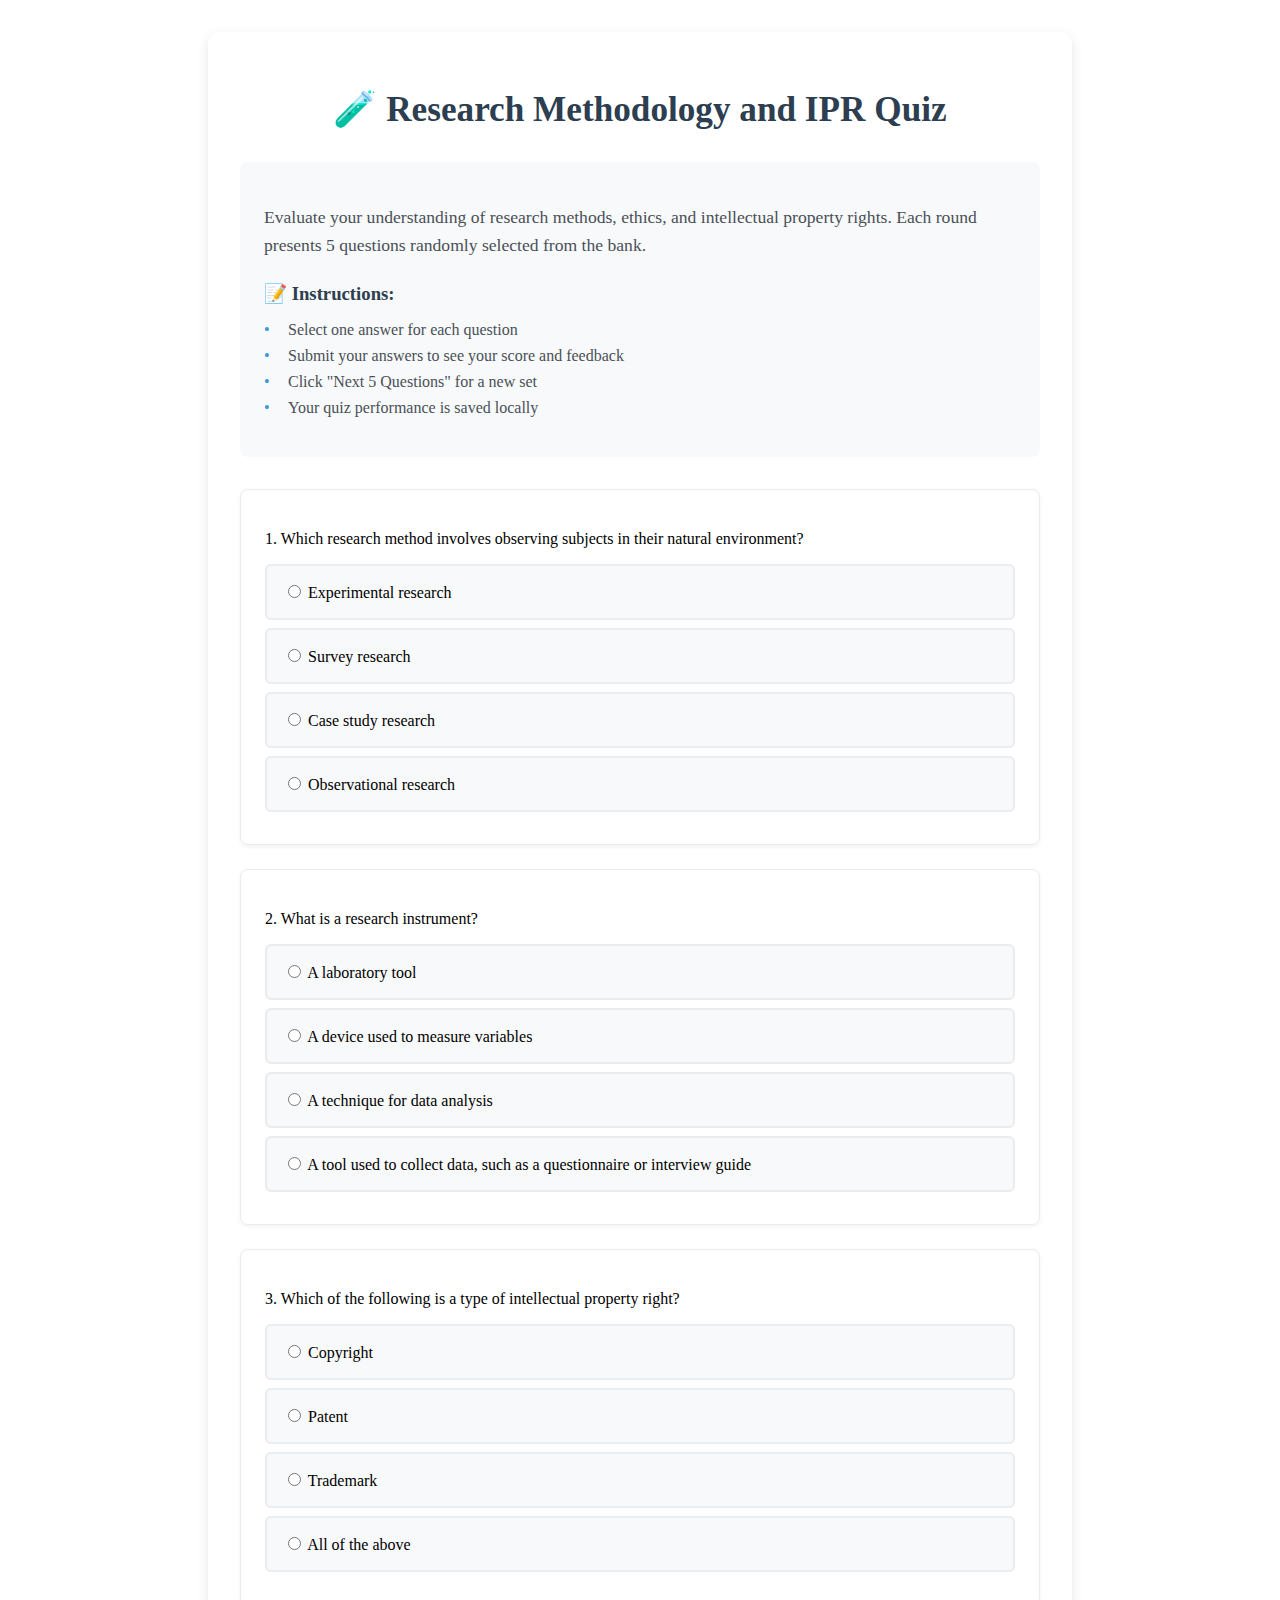
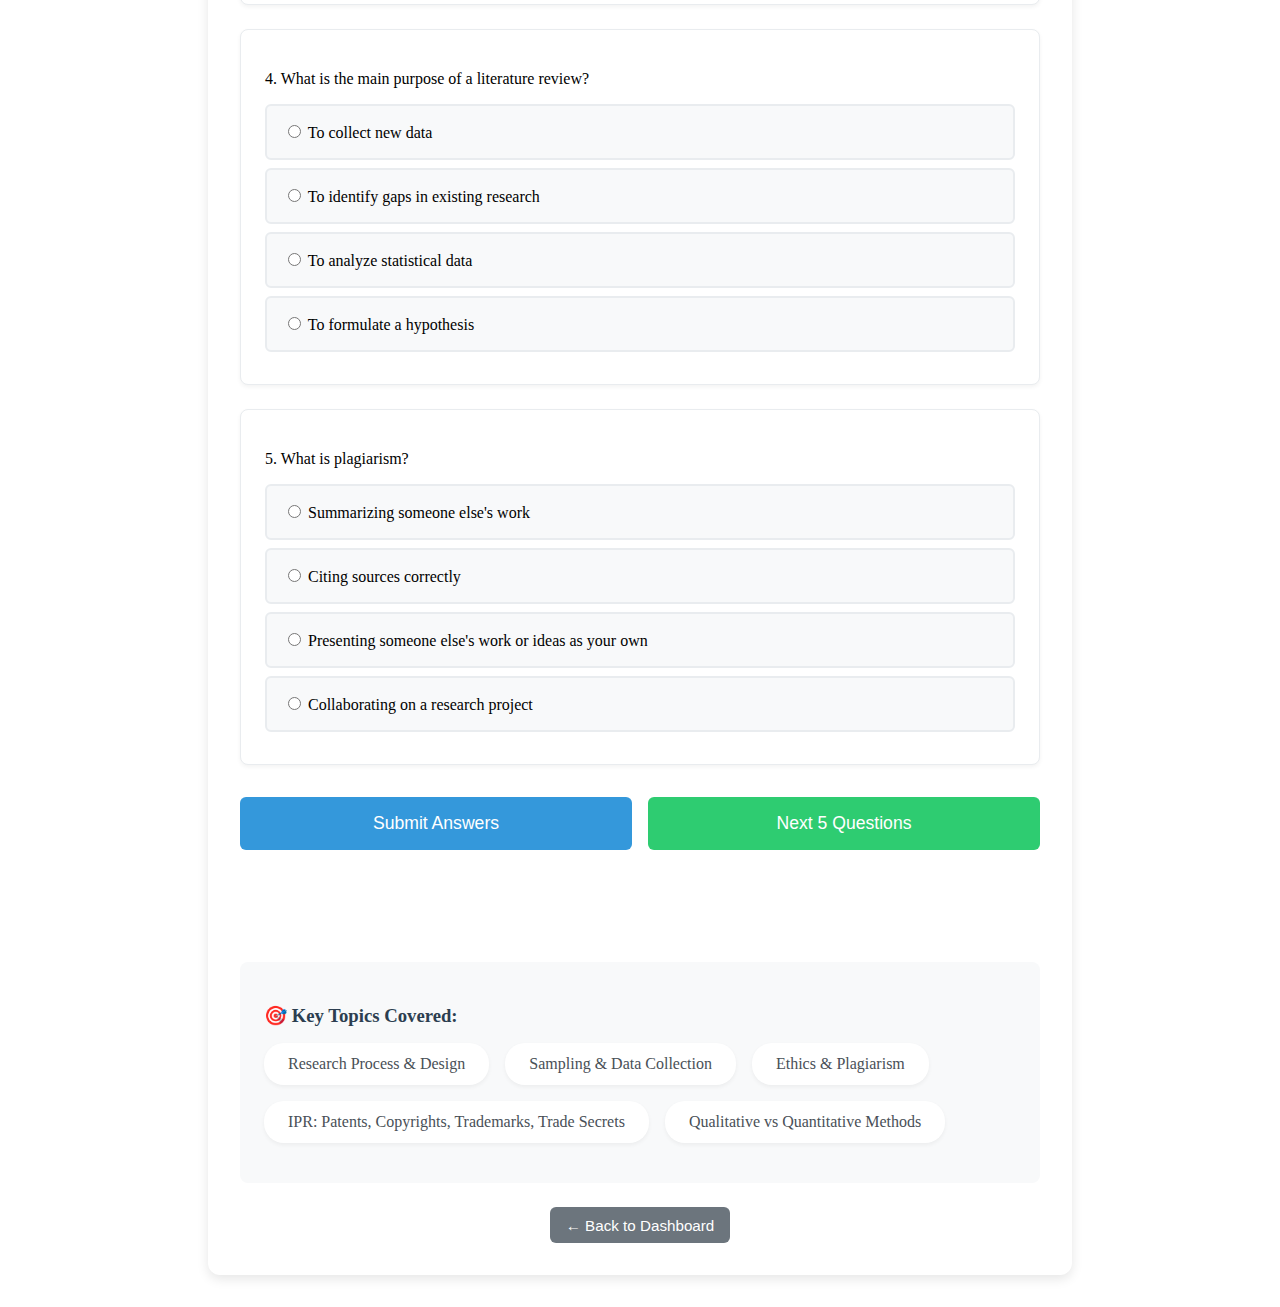
<file: quiz/researchMethodologyAndIPRQuiz.html>
<!DOCTYPE html>
<html lang="en">
<head>
    <meta charset="UTF-8">
    <meta name="viewport" content="width=device-width, initial-scale=1.0">
    <title>Research Methodology and IPR Quiz</title>
    <link rel="stylesheet" href="fundamentalManagementStyles.css">
</head>
<body>
    <div class="quiz-container">
        <h1>🧪 Research Methodology and IPR Quiz</h1>

        <div class="quiz-intro">
            <p>Evaluate your understanding of research methods, ethics, and intellectual property rights. Each round presents 5 questions randomly selected from the bank.</p>
            <div class="quiz-instructions">
                <h3>📝 Instructions:</h3>
                <ul>
                    <li>Select one answer for each question</li>
                    <li>Submit your answers to see your score and feedback</li>
                    <li>Click "Next 5 Questions" for a new set</li>
                    <li>Your quiz performance is saved locally</li>
                </ul>
            </div>
        </div>

        <div id="quizQuestions" class="questions-section"></div>

        <div class="quiz-navigation">
            <button id="submitQuiz" class="quiz-button submit-button">Submit Answers</button>
            <button id="nextQuestions" class="quiz-button next-button">Next 5 Questions</button>
        </div>

        <div id="quizResults" class="quiz-results"></div>

        <div class="quiz-topics">
            <h3>🎯 Key Topics Covered:</h3>
            <ul>
                <li>Research Process & Design</li>
                <li>Sampling & Data Collection</li>
                <li>Ethics & Plagiarism</li>
                <li>IPR: Patents, Copyrights, Trademarks, Trade Secrets</li>
                <li>Qualitative vs Quantitative Methods</li>
            </ul>
        </div>

        <div class="bottom-actions">
            <button class="back-button">← Back to Dashboard</button>
        </div>
    </div>

    <script src="researchMethodologyAndIPRQuiz.js"></script>
</body>
</html>
</file>
<file: explore_more/exploreStyles.css>
/* Shared Styles for Explore More Pages */

/* Career Planning Specific Styles */
.career-input-section {
  background-color: #f8f9fa;
  border-radius: 8px;
  padding: 1.5rem;
  margin-bottom: 2rem;
  border-left: 4px solid var(--primary-color);
  box-shadow: var(--card-shadow);
}

.career-input-section textarea {
  width: 100%;
  padding: 1rem;
  border: 1px solid #ddd;
  border-radius: 4px;
  font-family: inherit;
  margin: 1rem 0;
  resize: vertical;
}

.career-input-section button {
  background-color: var(--primary-color);
  color: white;
  border: none;
  padding: 0.7rem 1.5rem;
  border-radius: 4px;
  cursor: pointer;
  font-size: 1rem;
  transition: background-color 0.3s ease;
}

.career-input-section button:hover {
  background-color: #2980b9;
}

.career-recommendations {
  display: none;
}

.career-recommendations.active {
  display: block;
  animation: fadeIn 0.5s ease;
}

.career-path-card {
  background-color: white;
  border-radius: 8px;
  box-shadow: var(--card-shadow);
  margin-bottom: 1.5rem;
  padding: 1.5rem;
  border-left: 4px solid var(--accent-color);
}

.career-resources {
  display: flex;
  flex-wrap: wrap;
  gap: 1.5rem;
  margin-top: 2rem;
}

.resource-card {
  flex: 1 1 300px;
  background-color: white;
  border-radius: 8px;
  box-shadow: var(--card-shadow);
  padding: 1.5rem;
  border-left: 4px solid var(--secondary-color);
  transition: transform 0.3s ease, box-shadow 0.3s ease;
}

.resource-card:hover {
  transform: translateY(-5px);
  box-shadow: var(--hover-shadow);
}

.resource-card h4 {
  color: var(--secondary-color);
  margin-top: 0;
  border-bottom: 1px solid #eee;
  padding-bottom: 0.5rem;
}

@keyframes fadeIn {
  from { opacity: 0; }
  to { opacity: 1; }
}

/* Math Problem Solving Specific Styles */
.math-section {
    background-color: #f0f7ff;
    padding: 25px;
    border-radius: 12px;
    box-shadow: 0 3px 10px rgba(0,0,0,0.1);
    margin-bottom: 30px;
    animation: fadeIn 0.6s ease-out;
}

/* Project Brainstorming Specific Styles */
.project-section {
    background-color: #f5f0ff;
    padding: 25px;
    border-radius: 12px;
    box-shadow: 0 3px 10px rgba(0,0,0,0.1);
    margin-bottom: 30px;
    animation: fadeIn 0.6s ease-out;
}

.project-card {
    background-color: #ffffff;
    border-radius: 10px;
    padding: 20px;
    margin-bottom: 20px;
    box-shadow: 0 3px 8px rgba(0,0,0,0.08);
    transition: all 0.3s ease;
    border-left: 5px solid #9c27b0;
}

.project-card:hover {
    transform: translateY(-5px);
    box-shadow: 0 8px 15px rgba(0,0,0,0.1);
}

.project-card h3 {
    color: #7b1fa2;
    margin-top: 0;
    font-size: 1.4rem;
}

.roadmap-step {
    background-color: #f8f9fa;
    border-radius: 8px;
    padding: 12px 15px;
    margin: 8px 0;
    border-left: 3px solid #9c27b0;
    font-family: 'Courier New', monospace;
    transition: all 0.2s ease;
}

.roadmap-step:hover {
    background-color: #f3e5f5;
    transform: translateX(5px);
}

.project-category {
    display: inline-block;
    background-color: #e1bee7;
    color: #4a148c;
    padding: 5px 10px;
    border-radius: 20px;
    font-size: 0.9rem;
    margin-right: 8px;
    margin-bottom: 8px;
}

.project-input-section {
    background-color: #f5f0ff;
    padding: 25px;
    border-radius: 10px;
    box-shadow: 0 2px 5px rgba(0,0,0,0.1);
    margin-bottom: 30px;
}

.project-input-section textarea {
    background-color: #ffffff;
    border: 2px solid #d1c4e9;
    transition: border-color 0.3s ease;
}

.project-input-section textarea:focus {
    border-color: #9c27b0;
    outline: none;
}

.project-input-section button {
    background-color: #9c27b0;
    color: white;
    transition: all 0.3s ease;
}

.project-input-section button:hover {
    background-color: #7b1fa2;
    transform: translateY(-3px);
    box-shadow: 0 4px 8px rgba(0,0,0,0.2);
}

.math-topic-card {
  background-color: #ffffff;
  border-radius: 10px;
  padding: 20px;
  margin-bottom: 25px;
  box-shadow: 0 3px 8px rgba(0,0,0,0.08);
  transition: all 0.3s ease;
  border-left: 5px solid #4285f4;
}

.math-topic-card:hover {
  transform: translateY(-5px);
  box-shadow: 0 8px 15px rgba(0,0,0,0.1);
}

.math-topic-card h3 {
  color: #1a73e8;
  margin-top: 0;
  font-size: 1.4rem;
}

.math-topic-card p {
  color: #555;
  line-height: 1.5;
}

.math-resources {
  display: grid;
  grid-template-columns: repeat(auto-fill, minmax(280px, 1fr));
  gap: 15px;
  margin: 20px 0;
}

.math-resource-link {
  display: block;
  background-color: #e8f0fe;
  color: #1967d2;
  padding: 12px 15px;
  border-radius: 8px;
  text-decoration: none;
  font-weight: 500;
  transition: all 0.2s ease;
}

.math-resource-link:hover {
  background-color: #d2e3fc;
  transform: scale(1.02);
}

.practice-problem {
  background-color: #f8f9fa;
  border-radius: 8px;
  padding: 15px;
  margin: 10px 0;
  border-left: 3px solid #fbbc04;
  font-family: 'Courier New', monospace;
}

.math-navigation {
  display: flex;
  justify-content: space-between;
  margin-top: 30px;
}

.formula-box {
  background-color: #e6f4ea;
  border-radius: 8px;
  padding: 15px;
  margin: 15px 0;
  border: 1px solid #ceead6;
  font-family: 'Courier New', monospace;
}

.topic-list {
  list-style-type: none;
  padding-left: 0;
}

.topic-list li {
  padding: 8px 0;
  border-bottom: 1px solid #eee;
}

.topic-list li:before {
  content: "→ ";
  color: #4285f4;
}
:root {
  --primary-color: #3498db;
  --secondary-color: #2c3e50;
  --accent-color: #e74c3c;
  --light-bg: #f5f7fa;
  --card-shadow: 0 4px 8px rgba(0, 0, 0, 0.1);
  --hover-shadow: 0 8px 16px rgba(0, 0, 0, 0.2);
}

body {
  font-family: 'Segoe UI', Tahoma, Geneva, Verdana, sans-serif;
  background-color: var(--light-bg);
  margin: 0;
  padding: 0;
}

.explore-container {
  max-width: 1000px;
  margin: 2rem auto;
  padding: 1.5rem;
  background-color: white;
  border-radius: 8px;
  box-shadow: var(--card-shadow);
}

h1 {
  color: var(--secondary-color);
  text-align: center;
  margin-bottom: 1.5rem;
  border-bottom: 2px solid var(--primary-color);
  padding-bottom: 0.5rem;
}

/* Content cards */
.content-card {
  background-color: white;
  border-radius: 8px;
  box-shadow: var(--card-shadow);
  margin-bottom: 1.5rem;
  padding: 1.5rem;
  transition: transform 0.3s ease, box-shadow 0.3s ease;
  border-left: 4px solid var(--primary-color);
}

.content-card:hover {
  transform: translateY(-5px);
  box-shadow: var(--hover-shadow);
}

.content-title {
  color: var(--secondary-color);
  font-size: 1.4rem;
  margin-bottom: 0.5rem;
  font-weight: 600;
}

.content-desc {
  color: #333;
  line-height: 1.6;
  margin-bottom: 1rem;
}

.content-meta {
  color: #666;
  font-size: 0.9rem;
  margin-bottom: 1rem;
  display: flex;
  justify-content: space-between;
}

.content-tag {
  background-color: var(--primary-color);
  color: white;
  padding: 0.2rem 0.6rem;
  border-radius: 4px;
  font-size: 0.8rem;
}

.content-link {
  display: inline-block;
  background-color: var(--primary-color);
  color: white;
  padding: 0.5rem 1rem;
  border-radius: 4px;
  text-decoration: none;
  font-weight: 500;
  transition: background-color 0.3s ease;
}

.content-link:hover {
  background-color: #2980b9;
}

/* Lists */
.content-list {
  list-style-type: none;
  padding: 0;
  margin: 0 0 1rem 0;
}

.content-list li {
  padding: 0.5rem 0;
  border-bottom: 1px solid #eee;
}

.content-list li:last-child {
  border-bottom: none;
}

/* Navigation */
.section-nav {
  display: flex;
  justify-content: space-around;
  margin: 20px 0;
  flex-wrap: wrap;
  gap: 10px;
}

.section-nav a {
  color: #fff;
  background-color: var(--primary-color);
  text-decoration: none;
  padding: 12px 20px;
  border-radius: 8px;
  transition: all 0.3s ease;
  font-weight: bold;
  text-align: center;
  min-width: 120px;
  box-shadow: 0 3px 6px rgba(0,0,0,0.1);
}

.section-nav a:hover {
  background-color: #2980b9;
  transform: translateY(-3px);
  box-shadow: 0 5px 10px rgba(0,0,0,0.15);
}

.math-button-nav {
  display: grid;
  grid-template-columns: repeat(auto-fit, minmax(200px, 1fr));
  gap: 15px;
  margin: 25px 0;
}

.math-nav-button {
  display: block;
  background-color: #fff;
  color: #333;
  text-decoration: none;
  padding: 20px;
  border-radius: 10px;
  text-align: center;
  font-weight: bold;
  box-shadow: 0 4px 8px rgba(0,0,0,0.1);
  transition: all 0.3s ease;
  border: 2px solid #e0e0e0;
}

.math-nav-button.algebra {
  border-left: 5px solid #4285f4;
}

.math-nav-button.geometry {
  border-left: 5px solid #ea4335;
}

.math-nav-button.calculus {
  border-left: 5px solid #fbbc04;
}

.math-nav-button.resources {
  border-left: 5px solid #34a853;
}

.math-nav-button:hover {
  transform: translateY(-5px);
  box-shadow: 0 8px 15px rgba(0,0,0,0.1);
}

.quiz-navigation {
  margin-top: 2rem;
  text-align: center;
}

.back-button {
  background-color: var(--accent-color);
  color: white;
  border: none;
  padding: 0.7rem 1.5rem;
  border-radius: 4px;
  cursor: pointer;
  font-size: 1rem;
  transition: background-color 0.3s ease;
}

.back-button:hover {
  background-color: #c0392b;
}

/* Responsive adjustments */
@media (max-width: 768px) {
  .explore-container {
    padding: 1rem;
    margin: 1rem;
  }
  
  .content-title {
    font-size: 1.2rem;
  }
  
  .content-meta {
    flex-direction: column;
  }
  
  .content-tag {
    margin-top: 0.5rem;
    display: inline-block;
  }
  
  .section-nav {
    flex-direction: column;
  }
  
  .nav-link {
    margin-right: 0;
    margin-bottom: 0.5rem;
    text-align: center;
  }
}
</file>
<file: explore_more/pythonStyles.css>
/* Python Programming Page Styles */
* {
    margin: 0;
    padding: 0;
    box-sizing: border-box;
}

body {
    font-family: 'Segoe UI', Tahoma, Geneva, Verdana, sans-serif;
    background: linear-gradient(135deg, #4b79a1 0%, #283e51 100%);
    min-height: 100vh;
    padding: 20px;
    color: #333;
}

.quiz-container {
    max-width: 900px;
    margin: 0 auto;
    background: white;
    border-radius: 12px;
    padding: 25px;
    box-shadow: 0 5px 20px rgba(0, 0, 0, 0.2);
}

h1 {
    text-align: center;
    color: #2c3e50;
    margin-bottom: 25px;
    padding-bottom: 15px;
    border-bottom: 2px solid #eee;
}

.python-section {
    background: #f8f9fa;
    border-radius: 8px;
    padding: 20px;
    margin-bottom: 20px;
    box-shadow: 0 2px 5px rgba(0,0,0,0.05);
    border-left: 4px solid #3498db;
    transition: transform 0.2s, box-shadow 0.2s;
}

.python-section:hover {
    transform: translateY(-3px);
    box-shadow: 0 4px 8px rgba(0,0,0,0.1);
}

.activity-title {
    font-size: 20px;
    font-weight: bold;
    color: #2c3e50;
    margin-bottom: 10px;
}

.activity-desc {
    font-size: 16px;
    line-height: 1.5;
    margin-bottom: 15px;
    color: #555;
}

h4 {
    margin: 15px 0 8px;
    color: #3498db;
    font-size: 16px;
}

ul {
    padding-left: 20px;
    margin-bottom: 15px;
}

li {
    margin-bottom: 8px;
    line-height: 1.4;
}

a {
    color: #3498db;
    text-decoration: none;
    transition: color 0.2s;
}

a:hover {
    color: #2980b9;
    text-decoration: underline;
}

.resource-link {
    display: inline-block;
    background: #f1f9ff;
    padding: 5px 10px;
    border-radius: 4px;
    margin: 3px 0;
    border: 1px solid #d1e8ff;
}

.project-item {
    background: #f5f5f5;
    padding: 10px 15px;
    border-radius: 6px;
    margin: 8px 0;
    border-left: 3px solid #27ae60;
}

.difficulty {
    display: inline-block;
    font-size: 12px;
    padding: 3px 8px;
    border-radius: 12px;
    margin-left: 8px;
    font-weight: normal;
}

.beginner {
    background: #e8f5e9;
    color: #2e7d32;
}

.intermediate {
    background: #fff3e0;
    color: #ef6c00;
}

.advanced {
    background: #ffebee;
    color: #c62828;
}

.quiz-navigation {
    display: flex;
    justify-content: space-between;
    margin-top: 30px;
}

.stop-scan-button {
    padding: 12px 25px;
    background: #e74c3c;
    color: white;
    border: none;
    border-radius: 6px;
    font-weight: bold;
    cursor: pointer;
    transition: background 0.2s;
}

.stop-scan-button:hover {
    background: #c0392b;
}

.next-button {
    padding: 12px 25px;
    background: #3498db;
    color: white;
    border: none;
    border-radius: 6px;
    font-weight: bold;
    cursor: pointer;
    transition: background 0.2s;
}

.next-button:hover {
    background: #2980b9;
}

.section-nav {
    display: flex;
    justify-content: center;
    margin: 20px 0;
    flex-wrap: wrap;
}

.section-button {
    padding: 8px 15px;
    margin: 5px;
    background: #f1f9ff;
    border: 1px solid #d1e8ff;
    border-radius: 20px;
    cursor: pointer;
    transition: all 0.2s;
}

.section-button:hover, .section-button.active {
    background: #3498db;
    color: white;
}

/* Responsive adjustments */
@media (max-width: 768px) {
    .quiz-container {
        padding: 15px;
    }
    
    .python-section {
        padding: 15px;
    }
    
    .activity-title {
        font-size: 18px;
    }
}
</file>
<file: quiz/aiMlStyles.css>
/* AI & ML Research Papers Styles */
:root {
  --primary-color: #3498db;
  --secondary-color: #2c3e50;
  --accent-color: #e74c3c;
  --light-bg: #f5f7fa;
  --card-shadow: 0 4px 8px rgba(0, 0, 0, 0.1);
  --hover-shadow: 0 8px 16px rgba(0, 0, 0, 0.2);
}

body {
  font-family: 'Segoe UI', Tahoma, Geneva, Verdana, sans-serif;
  background-color: var(--light-bg);
  margin: 0;
  padding: 0;
}

.research-container {
  max-width: 1000px;
  margin: 2rem auto;
  padding: 1.5rem;
  background-color: white;
  border-radius: 8px;
  box-shadow: var(--card-shadow);
}

h1 {
  color: var(--secondary-color);
  text-align: center;
  margin-bottom: 1.5rem;
  border-bottom: 2px solid var(--primary-color);
  padding-bottom: 0.5rem;
}

/* Research paper cards */
.paper-card {
  background-color: white;
  border-radius: 8px;
  box-shadow: var(--card-shadow);
  margin-bottom: 1.5rem;
  padding: 1.5rem;
  transition: transform 0.3s ease, box-shadow 0.3s ease;
  border-left: 4px solid var(--primary-color);
}

.paper-card:hover {
  transform: translateY(-5px);
  box-shadow: var(--hover-shadow);
}

.paper-title {
  color: var(--secondary-color);
  font-size: 1.4rem;
  margin-bottom: 0.5rem;
  font-weight: 600;
}

.paper-meta {
  color: #666;
  font-size: 0.9rem;
  margin-bottom: 1rem;
  display: flex;
  justify-content: space-between;
}

.paper-journal {
  background-color: var(--primary-color);
  color: white;
  padding: 0.2rem 0.6rem;
  border-radius: 4px;
  font-size: 0.8rem;
}

.paper-abstract {
  color: #333;
  line-height: 1.6;
  margin-bottom: 1rem;
}

.paper-link {
  display: inline-block;
  background-color: var(--primary-color);
  color: white;
  padding: 0.5rem 1rem;
  border-radius: 4px;
  text-decoration: none;
  font-weight: 500;
  transition: background-color 0.3s ease;
}

.paper-link:hover {
  background-color: #2980b9;
}

/* Navigation */
.section-nav {
  display: flex;
  justify-content: space-between;
  margin-bottom: 2rem;
  flex-wrap: wrap;
}

.nav-link {
  background-color: var(--secondary-color);
  color: white;
  padding: 0.5rem 1rem;
  border-radius: 4px;
  text-decoration: none;
  margin-right: 0.5rem;
  margin-bottom: 0.5rem;
  transition: background-color 0.3s ease;
}

.nav-link:hover {
  background-color: #34495e;
}

.quiz-navigation {
  margin-top: 2rem;
  text-align: center;
}

.stop-scan-button {
  background-color: var(--accent-color);
  color: white;
  border: none;
  padding: 0.7rem 1.5rem;
  border-radius: 4px;
  cursor: pointer;
  font-size: 1rem;
  transition: background-color 0.3s ease;
}

.stop-scan-button:hover {
  background-color: #c0392b;
}

/* Responsive adjustments */
@media (max-width: 768px) {
  .research-container {
    padding: 1rem;
    margin: 1rem;
  }
  
  .paper-title {
    font-size: 1.2rem;
  }
  
  .paper-meta {
    flex-direction: column;
  }
  
  .paper-journal {
    margin-top: 0.5rem;
    display: inline-block;
  }
}
</file>
<file: quiz/fundamentalManagementStyles.css>
/* Quiz Container Styles */
.quiz-container {
    max-width: 800px;
    margin: 2rem auto;
    padding: 2rem;
    background: #ffffff;
    border-radius: 12px;
    box-shadow: 0 4px 12px rgba(0, 0, 0, 0.1);
}

.quiz-container h1 {
    color: #2c3e50;
    text-align: center;
    margin-bottom: 2rem;
    font-size: 2.2rem;
}

/* Top actions (Back button) */
.top-actions {
    display: flex;
    justify-content: flex-start;
    margin-bottom: 1rem;
}

.back-button {
    background: #6c757d;
    color: #fff;
    border: none;
    border-radius: 6px;
    padding: 0.6rem 1rem;
    font-size: 0.95rem;
    cursor: pointer;
    transition: background 0.2s ease, transform 0.2s ease;
}

.back-button:hover {
    background: #5a6268;
    transform: translateY(-1px);
}

/* Bottom actions (Back button at bottom) */
.bottom-actions {
    display: flex;
    justify-content: center;
    margin-top: 1.5rem;
}

/* Quiz Introduction Styles */
.quiz-intro {
    background: #f8f9fa;
    padding: 1.5rem;
    border-radius: 8px;
    margin-bottom: 2rem;
}

.quiz-intro p {
    color: #495057;
    line-height: 1.6;
    font-size: 1.1rem;
}

.quiz-instructions {
    margin-top: 1.5rem;
}

.quiz-instructions h3 {
    color: #2c3e50;
    margin-bottom: 1rem;
}

.quiz-instructions ul {
    list-style-type: none;
    padding-left: 0;
}

.quiz-instructions li {
    color: #495057;
    margin-bottom: 0.5rem;
    padding-left: 1.5rem;
    position: relative;
}

.quiz-instructions li:before {
    content: "•";
    color: #3498db;
    position: absolute;
    left: 0;
}

/* Questions Section Styles */
.questions-section {
    margin: 2rem 0;
}

.quiz-question {
    background: #fff;
    padding: 1.5rem;
    border: 1px solid #e9ecef;
    border-radius: 8px;
    margin-bottom: 1.5rem;
    box-shadow: 0 2px 4px rgba(0, 0, 0, 0.05);
}

.quiz-options {
    margin-top: 1rem;
}

.quiz-option {
    display: block;
    padding: 1rem;
    margin: 0.5rem 0;
    background: #f8f9fa;
    border: 2px solid #e9ecef;
    border-radius: 6px;
    cursor: pointer;
    transition: all 0.3s ease;
}

.quiz-option:hover {
    background: #e9ecef;
    border-color: #dee2e6;
}

.selected-option {
    background: #e3f2fd;
    border-color: #3498db;
}

/* Navigation Buttons */
.quiz-navigation {
    display: flex;
    justify-content: space-between;
    margin: 2rem 0;
    gap: 1rem;
}

.quiz-button {
    flex: 1;
    padding: 1rem 2rem;
    font-size: 1.1rem;
    border: none;
    border-radius: 6px;
    cursor: pointer;
    transition: all 0.3s ease;
}

.submit-button {
    background: #3498db;
    color: white;
}

.submit-button:hover {
    background: #2980b9;
}

.next-button {
    background: #2ecc71;
    color: white;
}

.next-button:hover {
    background: #27ae60;
}

/* Quiz Results */
.quiz-results {
    margin: 2rem 0;
    padding: 1.5rem;
    border-radius: 8px;
    text-align: center;
    font-size: 1.2rem;
}

.quiz-results.success {
    background: #d4edda;
    color: #155724;
}

.quiz-results.error {
    background: #f8d7da;
    color: #721c24;
}

/* Topics Section */
.quiz-topics {
    background: #f8f9fa;
    padding: 1.5rem;
    border-radius: 8px;
    margin-top: 2rem;
}

.quiz-topics h3 {
    color: #2c3e50;
    margin-bottom: 1rem;
}

.quiz-topics ul {
    list-style-type: none;
    padding-left: 0;
    display: flex;
    flex-wrap: wrap;
    gap: 1rem;
}

.quiz-topics li {
    background: #fff;
    padding: 0.75rem 1.5rem;
    border-radius: 20px;
    color: #495057;
    box-shadow: 0 2px 4px rgba(0, 0, 0, 0.05);
}

/* Responsive Design */
@media (max-width: 768px) {
    .quiz-container {
        margin: 1rem;
        padding: 1rem;
    }

    .quiz-navigation {
        flex-direction: column;
    }

    .quiz-topics ul {
        flex-direction: column;
    }
}
</file>
